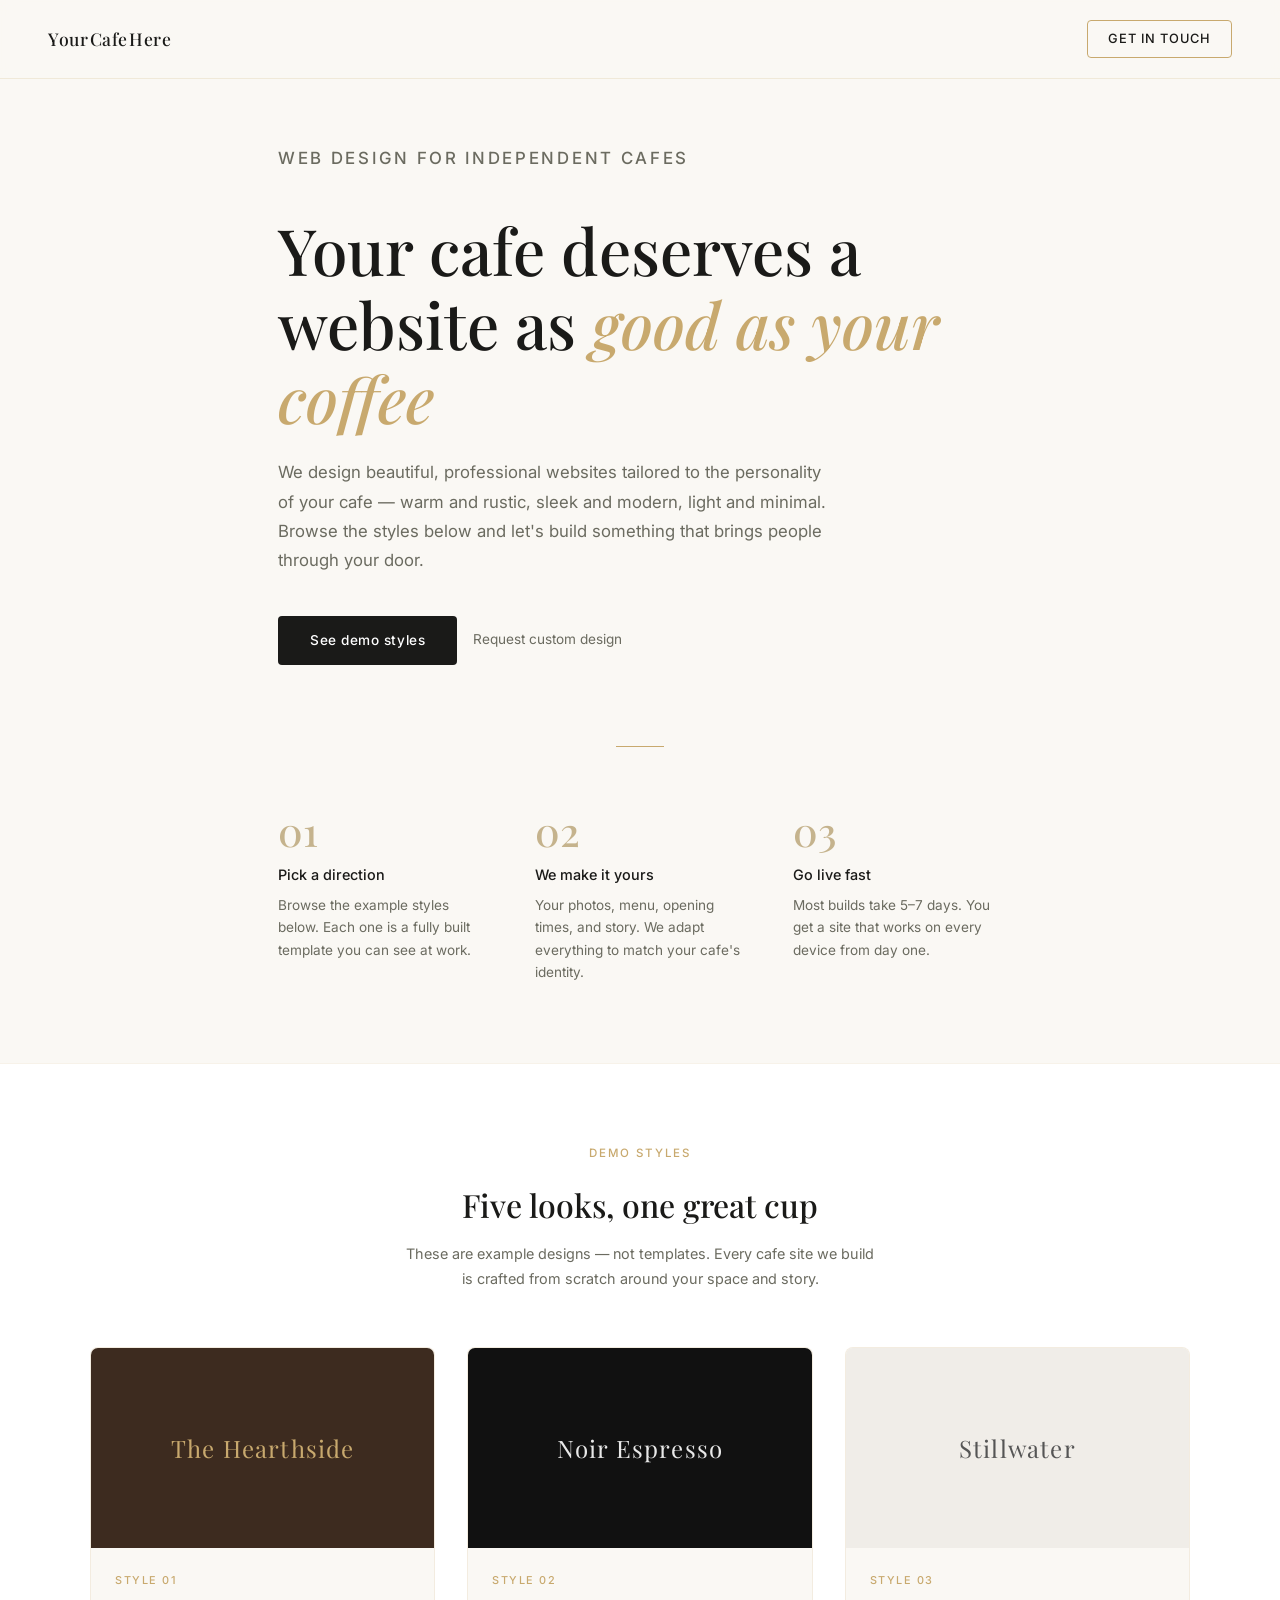
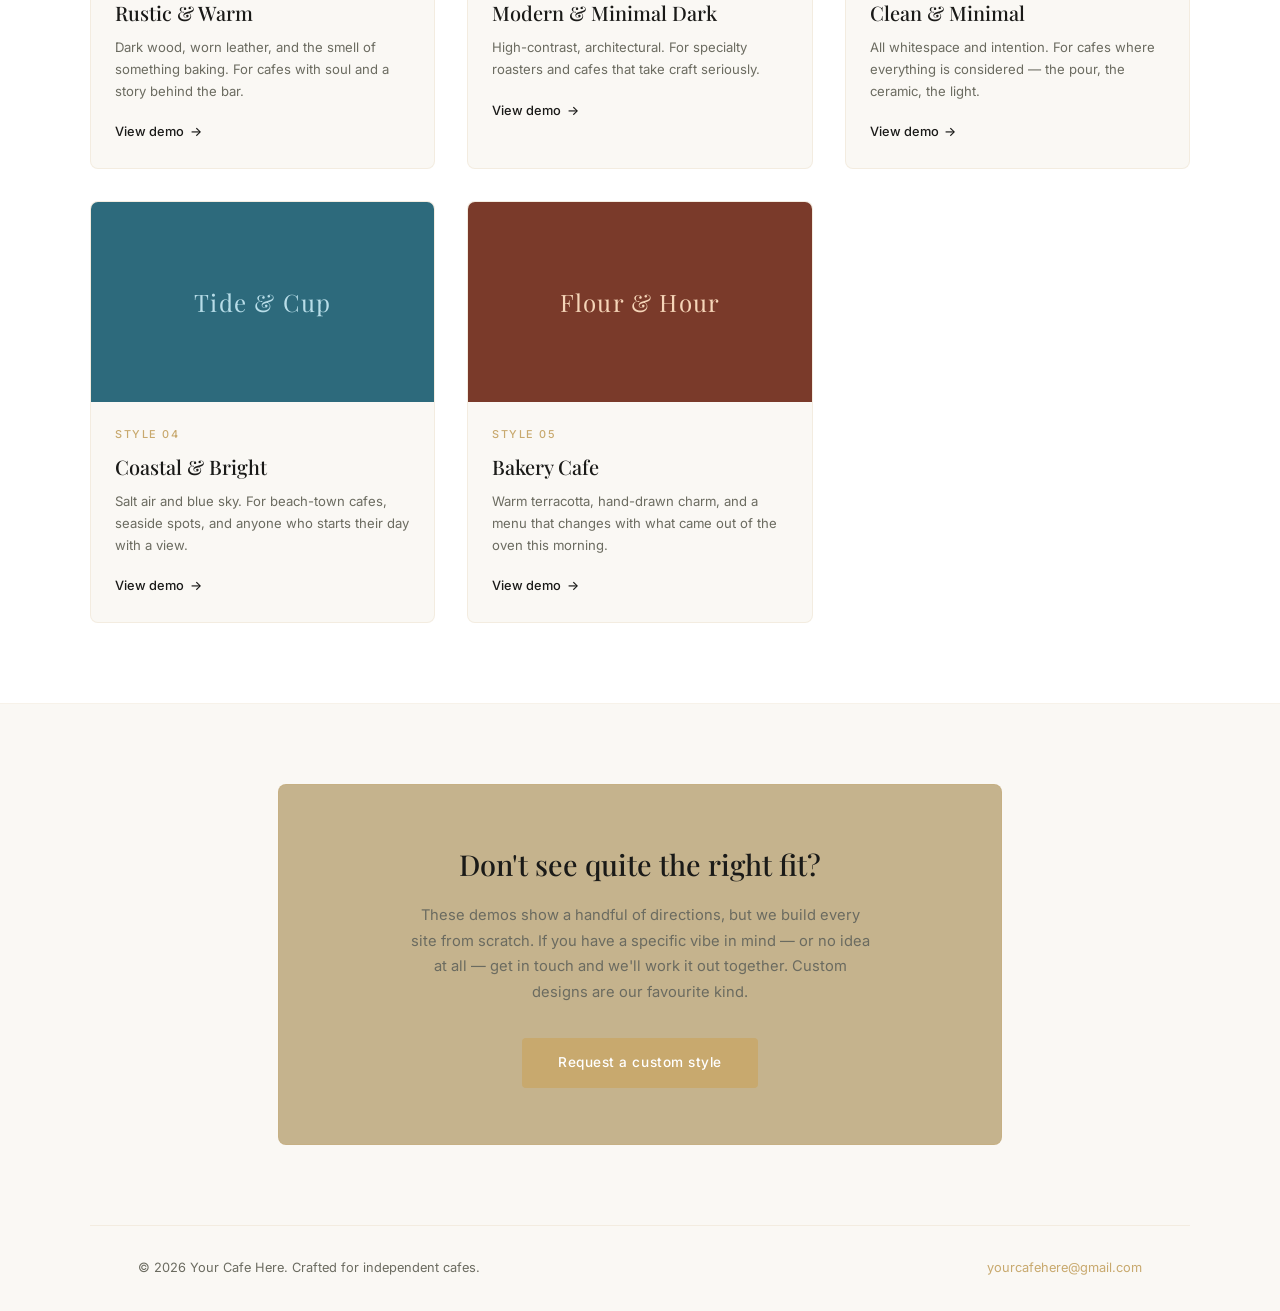
<file: index.html>
﻿<!DOCTYPE html>
<html lang="en">
<head>
<meta charset="UTF-8">
<meta name="viewport" content="width=device-width, initial-scale=1.0">
<title>Cafe Websites — Portfolio</title>
<link rel="preconnect" href="https://fonts.googleapis.com">
<link href="https://fonts.googleapis.com/css2?family=Playfair+Display:wght@400;500;600&family=Inter:wght@300;400;500&display=swap" rel="stylesheet">
<style>
  *, *::before, *::after { box-sizing: border-box; margin: 0; padding: 0; }

  :root {
    --ink: #1a1a18;
    --muted: #6b6b60;
    --warm: #c8a96e;
    --warm-light: #c5b38d;
    --surface: #faf8f4;
    --white: #ffffff;
    --radius: 4px;
  }

  body {
    font-family: 'Inter', sans-serif;
    background: var(--surface);
    color: var(--ink);
    line-height: 1.6;
  }

  /* NAV */
  nav {
    position: fixed;
    top: 0; left: 0; right: 0;
    z-index: 100;
    display: flex;
    align-items: center;
    justify-content: space-between;
    padding: 1.25rem 3rem;
    background: rgba(250,248,244,0.92);
    backdrop-filter: blur(8px);
    border-bottom: 1px solid rgba(200,169,110,0.2);
  }
  .nav-logo {
    font-family: 'Playfair Display', serif;
    font-size: 1.1rem;
    font-weight: 500;
    letter-spacing: 0.03em;
    color: var(--ink);
    text-decoration: none;
  }
  .nav-cta {
    font-size: 0.8rem;
    font-weight: 500;
    letter-spacing: 0.08em;
    text-transform: uppercase;
    color: var(--ink);
    border: 1px solid var(--warm);
    padding: 0.5rem 1.25rem;
    text-decoration: none;
    border-radius: var(--radius);
    transition: background 0.2s, color 0.2s;
  }
  .nav-cta:hover { background: var(--warm); color: #fff; }

  /* HERO */
  .hero {
    padding: 9rem 3rem 5rem;
    max-width: 820px;
    margin: 0 auto;
  }
  .hero-eyebrow {
    font-size: 0.72rem;
    letter-spacing: 0.16em;
    text-transform: uppercase;
    color: var(--warm);
    font-weight: 500;
    margin-bottom: 1.5rem;
  }
  .hero h1 {
    font-family: 'Playfair Display', serif;
    font-size: clamp(2.6rem, 5vw, 4rem);
    font-weight: 500;
    line-height: 1.15;
    color: var(--ink);
    margin-bottom: 1.5rem;
  }
  .hero h1 em {
    font-style: italic;
    color: var(--warm);
  }
  .hero p {
    font-size: 1.05rem;
    color: var(--muted);
    max-width: 560px;
    line-height: 1.75;
    margin-bottom: 2.5rem;
  }
  .hero-actions {
    display: flex;
    gap: 1rem;
    flex-wrap: wrap;
    align-items: center;
  }
  .btn-primary {
    background: var(--ink);
    color: #fff;
    padding: 0.85rem 2rem;
    border-radius: var(--radius);
    font-size: 0.85rem;
    font-weight: 500;
    letter-spacing: 0.04em;
    text-decoration: none;
    transition: background 0.2s;
  }
  .btn-primary:hover { background: #333; }
  .btn-ghost {
    color: var(--muted);
    font-size: 0.85rem;
    font-weight: 400;
    text-decoration: none;
    padding: 0.85rem 0;
    border-bottom: 1px solid transparent;
    transition: border-color 0.2s, color 0.2s;
  }
  .btn-ghost:hover { color: var(--ink); border-bottom-color: var(--warm); }

  /* DIVIDER */
  .divider {
    width: 48px;
    height: 1px;
    background: var(--warm);
    margin: 0 auto 4rem;
  }

  /* HOW IT WORKS */
  .how {
    max-width: 820px;
    margin: 0 auto;
    padding: 0 3rem 5rem;
    display: grid;
    grid-template-columns: repeat(auto-fit, minmax(200px, 1fr));
    gap: 3rem;
  }
  .how-item {}
  .how-num {
    font-family: 'Playfair Display', serif;
    font-size: 2.5rem;
    color: var(--warm-light);
    font-weight: 500;
    line-height: 1;
    margin-bottom: 0.75rem;
  }
  .how-title {
    font-size: 0.9rem;
    font-weight: 500;
    color: var(--ink);
    margin-bottom: 0.5rem;
  }
  .how-desc {
    font-size: 0.85rem;
    color: var(--muted);
    line-height: 1.65;
  }

  /* DEMOS SECTION */
  .demos-section {
    background: var(--white);
    border-top: 1px solid rgba(200,169,110,0.15);
    border-bottom: 1px solid rgba(200,169,110,0.15);
    padding: 5rem 3rem;
  }
  .demos-inner { max-width: 1100px; margin: 0 auto; }
  .section-label {
    text-align: center;
    font-size: 0.72rem;
    letter-spacing: 0.16em;
    text-transform: uppercase;
    color: var(--warm);
    font-weight: 500;
    margin-bottom: 1rem;
  }
  .section-title {
    font-family: 'Playfair Display', serif;
    font-size: 2rem;
    font-weight: 500;
    text-align: center;
    margin-bottom: 0.75rem;
    color: var(--ink);
  }
  .section-sub {
    text-align: center;
    color: var(--muted);
    font-size: 0.9rem;
    max-width: 480px;
    margin: 0 auto 3.5rem;
    line-height: 1.7;
  }

  /* STYLE GRID */
  .style-grid {
    display: grid;
    grid-template-columns: repeat(auto-fit, minmax(300px, 1fr));
    gap: 2rem;
  }
  .style-card {
    text-decoration: none;
    color: inherit;
    display: block;
    background: var(--surface);
    border-radius: 8px;
    overflow: hidden;
    border: 1px solid rgba(200,169,110,0.15);
    transition: transform 0.2s, box-shadow 0.2s;
  }
  .style-card:hover {
    transform: translateY(-4px);
    box-shadow: 0 12px 40px rgba(0,0,0,0.08);
  }
  .card-thumb {
    height: 200px;
    overflow: hidden;
    position: relative;
  }
  .card-thumb img {
    width: 100%;
    height: 100%;
    object-fit: cover;
    transition: transform 0.4s;
  }
  .style-card:hover .card-thumb img { transform: scale(1.04); }
  .card-thumb-fallback {
    width: 100%;
    height: 100%;
    display: flex;
    align-items: center;
    justify-content: center;
    font-family: 'Playfair Display', serif;
    font-size: 1.5rem;
    font-weight: 400;
    letter-spacing: 0.05em;
  }
  .card-body { padding: 1.5rem; }
  .card-tag {
    font-size: 0.68rem;
    font-weight: 500;
    letter-spacing: 0.14em;
    text-transform: uppercase;
    color: var(--warm);
    margin-bottom: 0.5rem;
  }
  .card-title {
    font-family: 'Playfair Display', serif;
    font-size: 1.25rem;
    font-weight: 500;
    color: var(--ink);
    margin-bottom: 0.5rem;
  }
  .card-desc {
    font-size: 0.82rem;
    color: var(--muted);
    line-height: 1.65;
    margin-bottom: 1rem;
  }
  .card-link {
    font-size: 0.8rem;
    font-weight: 500;
    color: var(--ink);
    display: inline-flex;
    align-items: center;
    gap: 0.35rem;
  }
  .card-link::after { content: '→'; transition: transform 0.2s; }
  .style-card:hover .card-link::after { transform: translateX(4px); }

  /* CUSTOM CTA */
  .custom-section {
    max-width: 820px;
    margin: 0 auto;
    padding: 5rem 3rem;
    text-align: center;
  }
  .custom-box {
    background: var(--warm-light);
    border: 1px solid rgba(200,169,110,0.3);
    border-radius: 8px;
    padding: 3.5rem;
  }
  .custom-box h2 {
    font-family: 'Playfair Display', serif;
    font-size: 1.8rem;
    font-weight: 500;
    margin-bottom: 1rem;
    color: var(--ink);
  }
  .custom-box p {
    color: var(--muted);
    font-size: 0.92rem;
    line-height: 1.75;
    max-width: 460px;
    margin: 0 auto 2rem;
  }
  .btn-warm {
    background: var(--warm);
    color: #fff;
    padding: 0.9rem 2.25rem;
    border-radius: var(--radius);
    font-size: 0.85rem;
    font-weight: 500;
    letter-spacing: 0.04em;
    text-decoration: none;
    display: inline-block;
    transition: background 0.2s;
  }
  .btn-warm:hover { background: #b8944f; }

  /* FOOTER */
  footer {
    border-top: 1px solid rgba(200,169,110,0.15);
    padding: 2rem 3rem;
    display: flex;
    justify-content: space-between;
    align-items: center;
    flex-wrap: wrap;
    gap: 1rem;
    max-width: 1100px;
    margin: 0 auto;
  }
  footer p { font-size: 0.8rem; color: var(--muted); }
  footer a { font-size: 0.8rem; color: var(--warm); text-decoration: none; }

  /* Thumb colors per style */
  .thumb-rustic { background: #3d2b1f; color: #c8a96e; }
  .thumb-modern { background: #111; color: #e8e8e8; }
  .thumb-minimal { background: #f0ede8; color: #555; }
  .thumb-coastal { background: #2d6a7c; color: #b8dde8; }
  .thumb-bakery { background: #7a3a2a; color: #f5d5b8; }

  @media (max-width: 640px) {
    nav { padding: 1rem 1.5rem; }
    .hero { padding: 7rem 1.5rem 4rem; }
    .how { padding: 0 1.5rem 4rem; }
    .demos-section { padding: 4rem 1.5rem; }
    .custom-section { padding: 4rem 1.5rem; }
    footer { padding: 2rem 1.5rem; }
    .custom-box { padding: 2.5rem 1.5rem; }
  }
</style>
</head>
<body>

<nav>
  <a href="index.html" class="nav-logo">Your&thinsp;Cafe&thinsp;Here</a>
  <a href="mailto:yourcafehere@gmail.com" class="nav-cta">Get in touch</a>
</nav>

<section class="hero">
  <p class="hero-eyebrow">Web design for independent cafes</p>
  <h1>Your cafe deserves a website as <em>good as your coffee</em></h1>
  <p>We design beautiful, professional websites tailored to the personality of your cafe — warm and rustic, sleek and modern, light and minimal. Browse the styles below and let's build something that brings people through your door.</p>
  <div class="hero-actions">
    <a href="#demos" class="btn-primary">See demo styles</a>
    <a href="#custom" class="btn-ghost">Request custom design</a>
  </div>
</section>

<div class="divider"></div>

<div class="how">
  <div class="how-item">
    <div class="how-num">01</div>
    <div class="how-title">Pick a direction</div>
    <div class="how-desc">Browse the example styles below. Each one is a fully built template you can see at work.</div>
  </div>
  <div class="how-item">
    <div class="how-num">02</div>
    <div class="how-title">We make it yours</div>
    <div class="how-desc">Your photos, menu, opening times, and story. We adapt everything to match your cafe's identity.</div>
  </div>
  <div class="how-item">
    <div class="how-num">03</div>
    <div class="how-title">Go live fast</div>
    <div class="how-desc">Most builds take 5–7 days. You get a site that works on every device from day one.</div>
  </div>
</div>

<section class="demos-section" id="demos">
  <div class="demos-inner">
    <p class="section-label">Demo styles</p>
    <h2 class="section-title">Five looks, one great cup</h2>
    <p class="section-sub">These are example designs — not templates. Every cafe site we build is crafted from scratch around your space and story.</p>

    <div class="style-grid">

      <a href="rustic.html" class="style-card">
        <div class="card-thumb">
          <div class="card-thumb-fallback thumb-rustic">The Hearthside</div>
        </div>
        <div class="card-body">
          <p class="card-tag">Style 01</p>
          <h3 class="card-title">Rustic &amp; Warm</h3>
          <p class="card-desc">Dark wood, worn leather, and the smell of something baking. For cafes with soul and a story behind the bar.</p>
          <span class="card-link">View demo</span>
        </div>
      </a>

      <a href="modern.html" class="style-card">
        <div class="card-thumb">
          <div class="card-thumb-fallback thumb-modern">Noir Espresso</div>
        </div>
        <div class="card-body">
          <p class="card-tag">Style 02</p>
          <h3 class="card-title">Modern &amp; Minimal Dark</h3>
          <p class="card-desc">High-contrast, architectural. For specialty roasters and cafes that take craft seriously.</p>
          <span class="card-link">View demo</span>
        </div>
      </a>

      <a href="minimal.html" class="style-card">
        <div class="card-thumb">
          <div class="card-thumb-fallback thumb-minimal">Stillwater</div>
        </div>
        <div class="card-body">
          <p class="card-tag">Style 03</p>
          <h3 class="card-title">Clean &amp; Minimal</h3>
          <p class="card-desc">All whitespace and intention. For cafes where everything is considered — the pour, the ceramic, the light.</p>
          <span class="card-link">View demo</span>
        </div>
      </a>

      <a href="coastal.html" class="style-card">
        <div class="card-thumb">
          <div class="card-thumb-fallback thumb-coastal">Tide &amp; Cup</div>
        </div>
        <div class="card-body">
          <p class="card-tag">Style 04</p>
          <h3 class="card-title">Coastal &amp; Bright</h3>
          <p class="card-desc">Salt air and blue sky. For beach-town cafes, seaside spots, and anyone who starts their day with a view.</p>
          <span class="card-link">View demo</span>
        </div>
      </a>

      <a href="bakery.html" class="style-card">
        <div class="card-thumb">
          <div class="card-thumb-fallback thumb-bakery">Flour &amp; Hour</div>
        </div>
        <div class="card-body">
          <p class="card-tag">Style 05</p>
          <h3 class="card-title">Bakery Cafe</h3>
          <p class="card-desc">Warm terracotta, hand-drawn charm, and a menu that changes with what came out of the oven this morning.</p>
          <span class="card-link">View demo</span>
        </div>
      </a>

    </div>
  </div>
</section>

<section class="custom-section" id="custom">
  <div class="custom-box">
    <h2>Don't see quite the right fit?</h2>
    <p>These demos show a handful of directions, but we build every site from scratch. If you have a specific vibe in mind — or no idea at all — get in touch and we'll work it out together. Custom designs are our favourite kind.</p>
    <a href="mailto:yourcafehere@gmail.com" class="btn-warm">Request a custom style</a>
  </div>
</section>

<footer>
  <p>&copy; 2026 Your Cafe Here. Crafted for independent cafes.</p>
  <a href="mailto:yourcafehere@gmail.com">yourcafehere@gmail.com</a>
</footer>

</body>
</html>
</file>
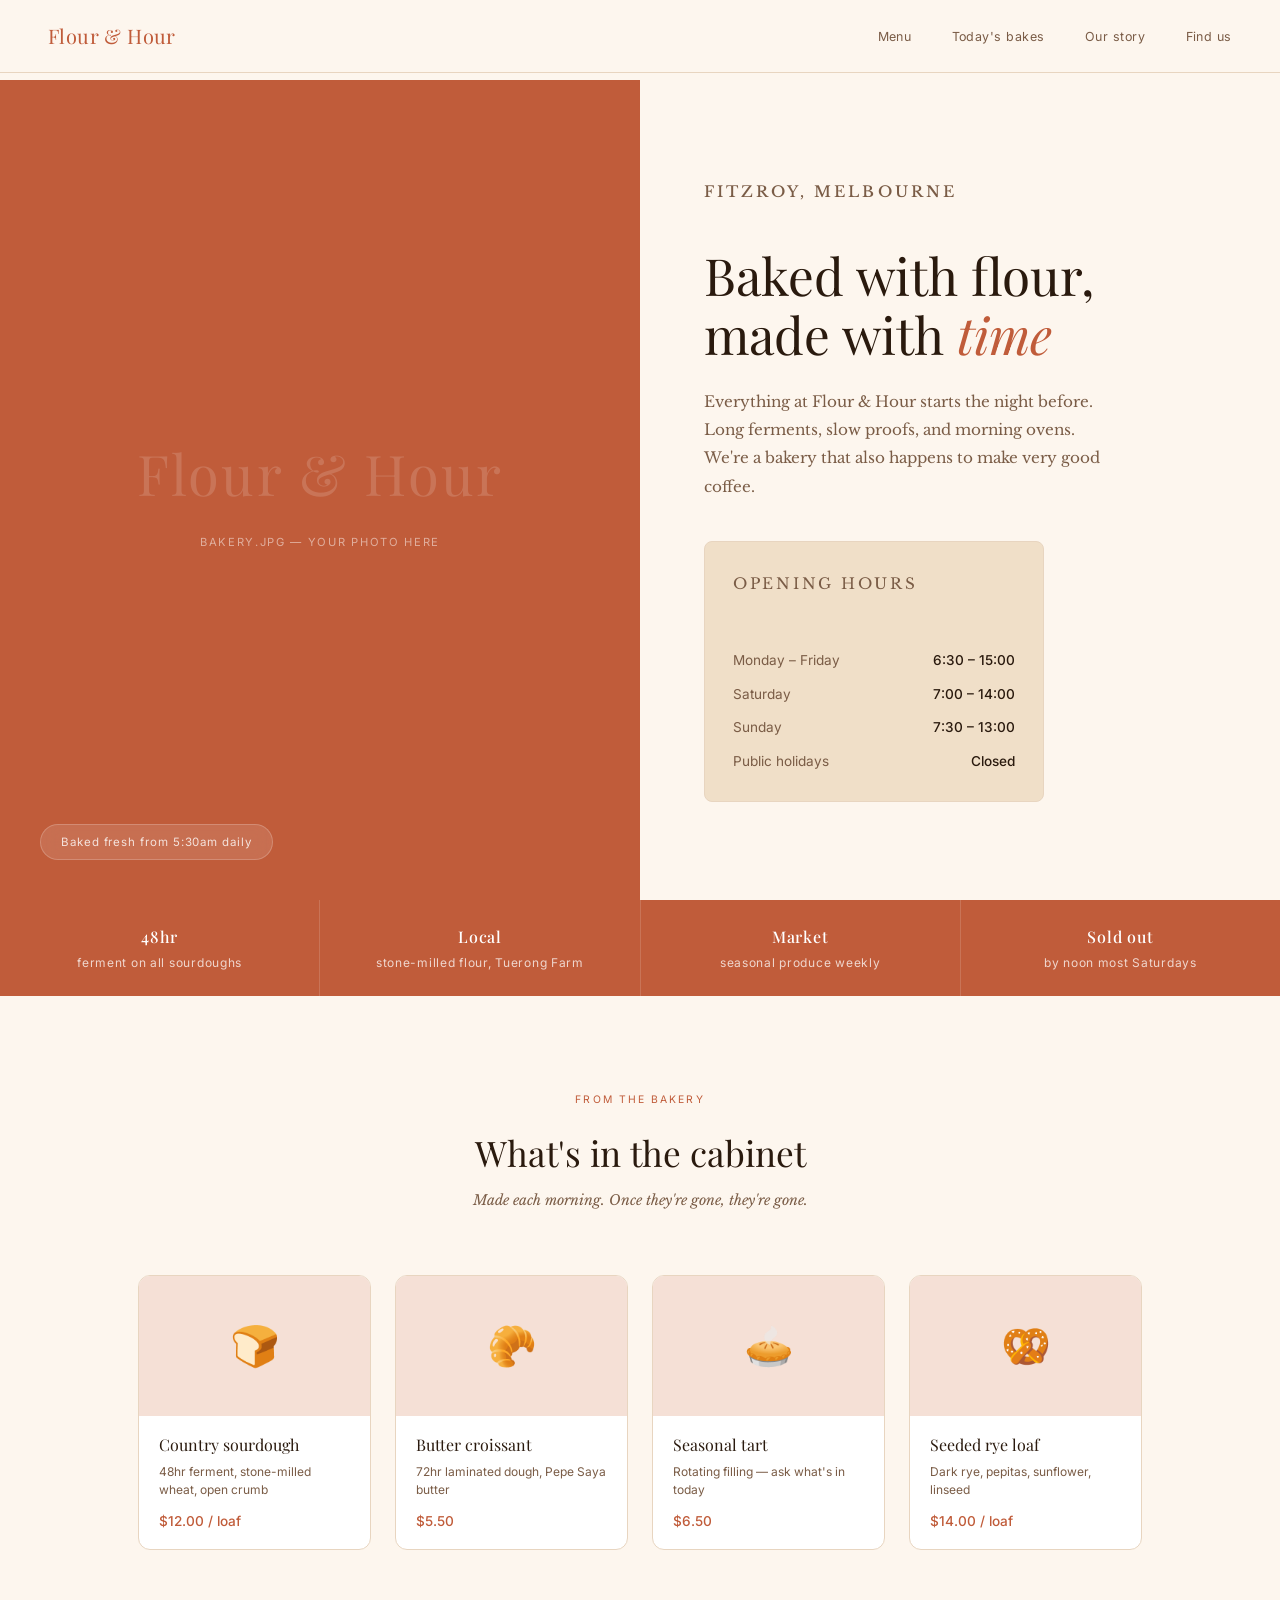
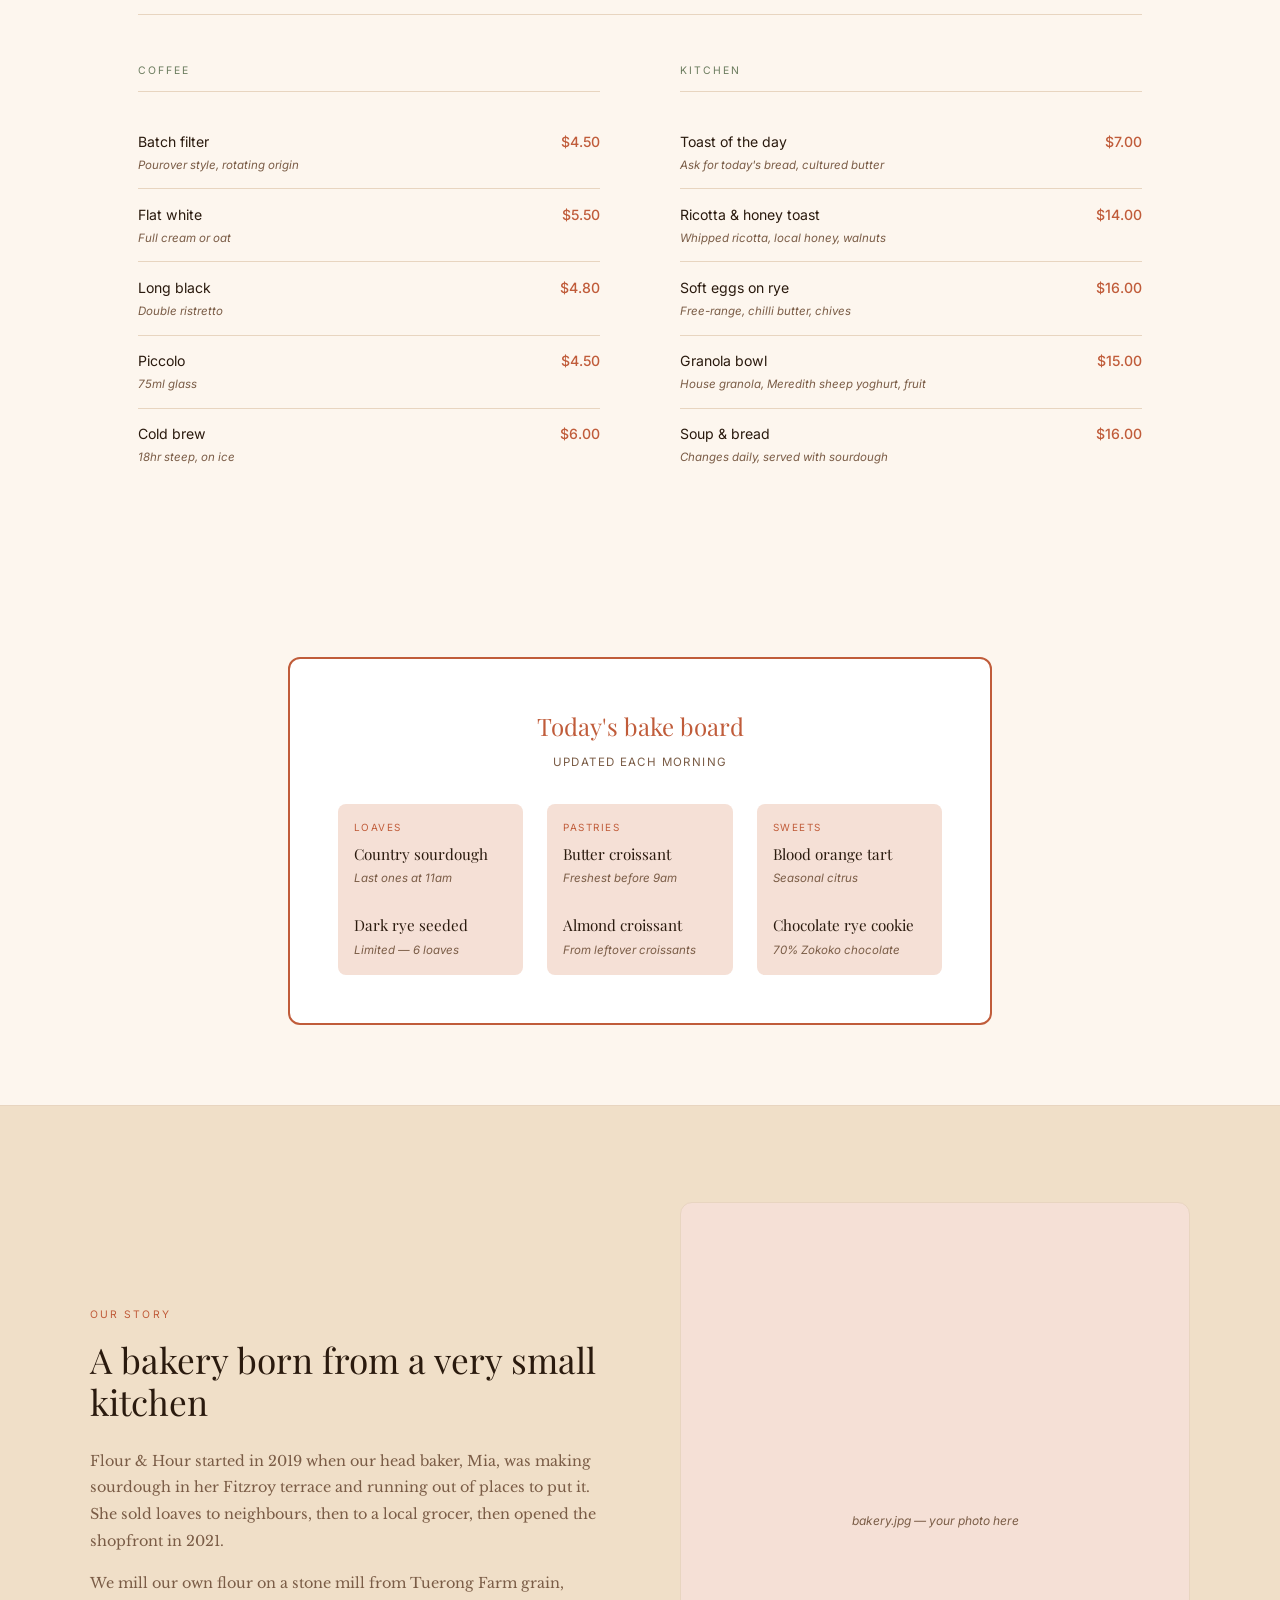
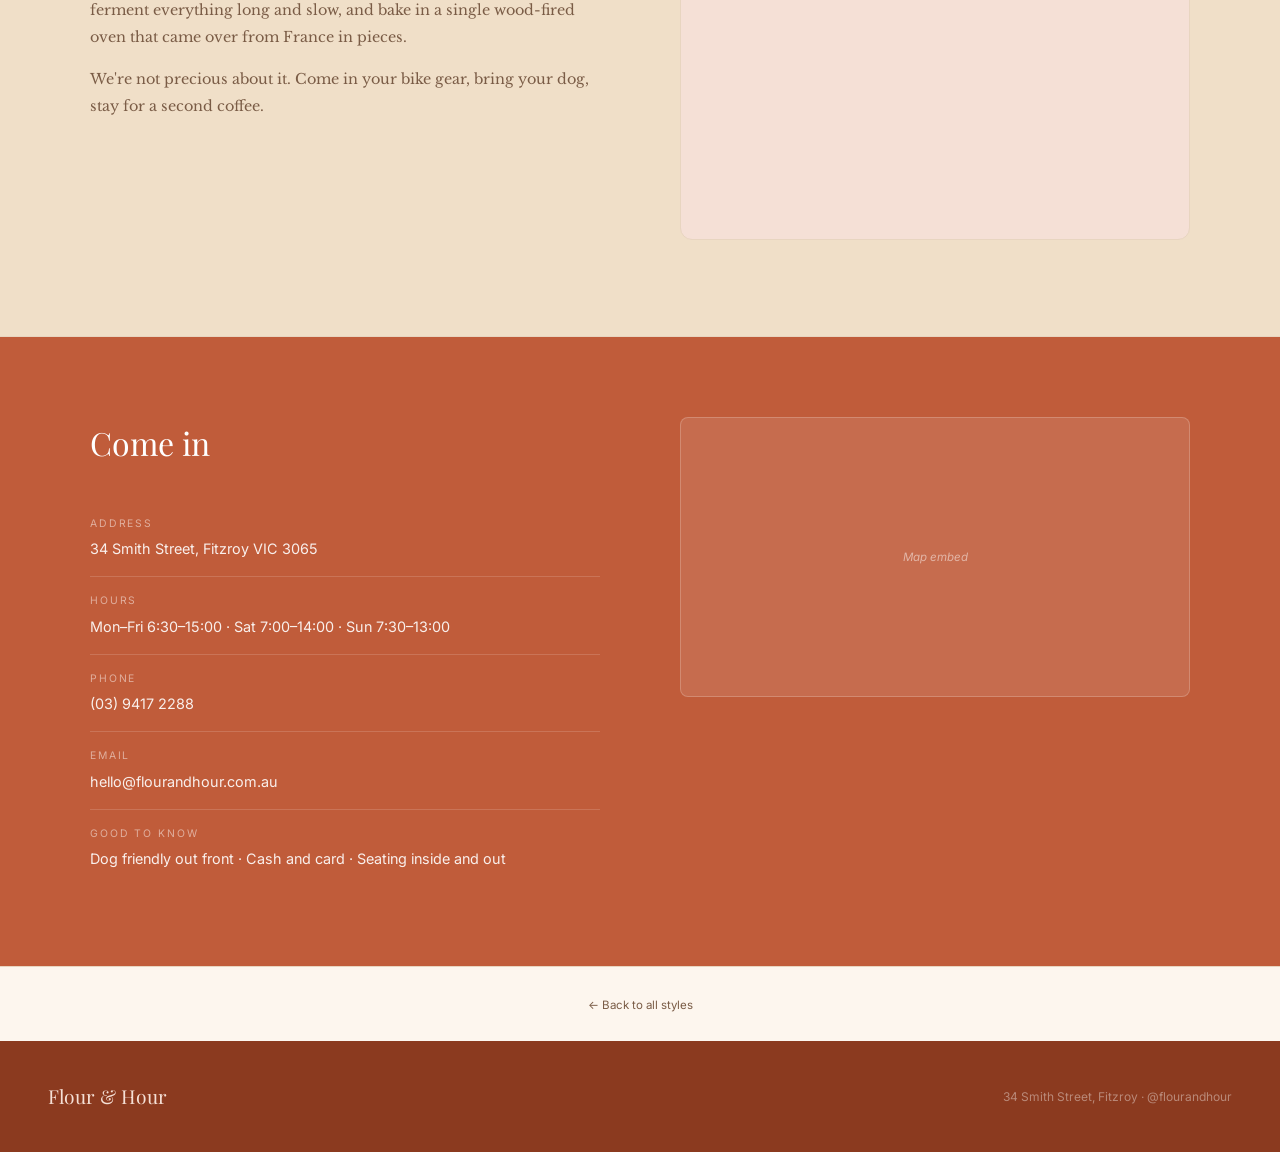
<file: bakery.html>
﻿<!DOCTYPE html>
<html lang="en">
<head>
<meta charset="UTF-8">
<meta name="viewport" content="width=device-width, initial-scale=1.0">
<title>Flour &amp; Hour — Bakery Cafe Demo</title>
<link rel="preconnect" href="https://fonts.googleapis.com">
<link href="https://fonts.googleapis.com/css2?family=Playfair+Display:ital,wght@0,400;0,500;1,400&family=Libre+Baskerville:ital,wght@0,400;1,400&family=Inter:wght@300;400;500&display=swap" rel="stylesheet">
<style>
  *, *::before, *::after { box-sizing: border-box; margin: 0; padding: 0; }
  :root {
    --bg: #fdf6ee;
    --white: #ffffff;
    --terra: #c05c3a;
    --terra-light: #e07a56;
    --terra-pale: #f5e0d6;
    --rust: #8b3a1f;
    --dough: #f0dfc8;
    --ink: #2a1a0e;
    --muted: #7a5c46;
    --warm-line: #e8d5c0;
    --sage: #6b7c5e;
  }
  html { scroll-behavior: smooth; }
  body {
    font-family: 'Inter', sans-serif;
    background: var(--bg);
    color: var(--ink);
    line-height: 1.6;
  }

  /* NAV */
  nav {
    position: fixed; top: 0; left: 0; right: 0; z-index: 100;
    display: flex; align-items: center; justify-content: space-between;
    padding: 1.25rem 3rem;
    background: rgba(253,246,238,0.94);
    backdrop-filter: blur(8px);
    border-bottom: 1px solid var(--warm-line);
  }
  .nav-logo {
    font-family: 'Playfair Display', serif;
    font-size: 1.25rem;
    font-weight: 400;
    color: var(--terra);
    text-decoration: none;
    letter-spacing: 0.02em;
  }
  .nav-links { display: flex; gap: 2.5rem; list-style: none; }
  .nav-links a {
    font-size: 0.78rem; font-weight: 400; color: var(--muted);
    text-decoration: none; transition: color 0.2s; letter-spacing: 0.04em;
  }
  .nav-links a:hover { color: var(--terra); }

  /* HERO — split layout */
  .hero {
    display: grid;
    grid-template-columns: 1fr 1fr;
    min-height: 100vh;
    padding-top: 5rem;
  }
  .hero-left {
    background: var(--terra);
    display: flex; align-items: center; justify-content: center;
    overflow: hidden;
    position: relative;
  }
  .hero-left img { width: 100%; height: 100%; object-fit: cover; }
  .hero-left-ph {
    display: flex; flex-direction: column; align-items: center; justify-content: center;
    gap: 1rem; padding: 3rem; text-align: center;
  }
  .hero-left-ph .ph-name {
    font-family: 'Playfair Display', serif;
    font-size: 3.5rem;
    font-weight: 400;
    color: rgba(255,255,255,0.15);
    letter-spacing: 0.04em;
  }
  .hero-left-ph .ph-label {
    font-size: 0.7rem;
    color: rgba(255,255,255,0.5);
    letter-spacing: 0.15em;
    text-transform: uppercase;
  }
  .hero-badge {
    position: absolute;
    bottom: 2.5rem; left: 2.5rem;
    background: rgba(255,255,255,0.12);
    backdrop-filter: blur(8px);
    border: 1px solid rgba(255,255,255,0.2);
    border-radius: 100px;
    padding: 0.5rem 1.25rem;
    font-size: 0.72rem;
    color: rgba(255,255,255,0.8);
    letter-spacing: 0.08em;
  }

  .hero-right {
    display: flex; flex-direction: column; justify-content: center;
    padding: 5rem 4rem;
  }
  .hero-tag {
    font-size: 0.65rem;
    letter-spacing: 0.2em;
    text-transform: uppercase;
    color: var(--terra);
    font-weight: 500;
    margin-bottom: 1.5rem;
  }
  .hero-right h1 {
    font-family: 'Playfair Display', serif;
    font-size: clamp(2.4rem, 4vw, 3.6rem);
    font-weight: 400;
    line-height: 1.15;
    color: var(--ink);
    margin-bottom: 1.5rem;
  }
  .hero-right h1 em { font-style: italic; color: var(--terra); }
  .hero-right p {
    font-family: 'Libre Baskerville', serif;
    font-size: 0.95rem;
    color: var(--muted);
    line-height: 1.85;
    margin-bottom: 2.5rem;
    max-width: 400px;
  }
  .hero-hours {
    display: flex; flex-direction: column; gap: 0.75rem;
    padding: 1.75rem;
    background: var(--dough);
    border-radius: 8px;
    border: 1px solid var(--warm-line);
    max-width: 340px;
  }
  .hours-title {
    font-size: 0.65rem;
    letter-spacing: 0.18em;
    text-transform: uppercase;
    color: var(--terra);
    margin-bottom: 0.25rem;
  }
  .hour-row { display: flex; justify-content: space-between; font-size: 0.85rem; }
  .hour-day { color: var(--muted); }
  .hour-time { color: var(--ink); font-weight: 500; }

  /* STRIP */
  .info-strip {
    background: var(--terra);
    display: flex;
    overflow: hidden;
  }
  .strip-item {
    flex: 1;
    padding: 1.5rem 2rem;
    text-align: center;
    border-right: 1px solid rgba(255,255,255,0.15);
    font-size: 0.75rem;
    color: rgba(255,255,255,0.75);
    letter-spacing: 0.06em;
  }
  .strip-item:last-child { border-right: 0; }
  .strip-item strong { display: block; font-size: 1rem; color: #fff; font-weight: 500; margin-bottom: 0.2rem; font-family: 'Playfair Display', serif; }

  /* MENU */
  .menu-section {
    padding: 6rem 3rem;
    max-width: 1100px;
    margin: 0 auto;
  }
  .menu-header {
    text-align: center;
    margin-bottom: 4rem;
  }
  .section-eyebrow {
    font-size: 0.65rem;
    letter-spacing: 0.2em;
    text-transform: uppercase;
    color: var(--terra);
    display: block;
    margin-bottom: 1rem;
  }
  .menu-header h2 {
    font-family: 'Playfair Display', serif;
    font-size: 2.2rem;
    font-weight: 400;
    color: var(--ink);
    margin-bottom: 0.5rem;
  }
  .menu-header p {
    font-family: 'Libre Baskerville', serif;
    font-size: 0.88rem;
    color: var(--muted);
    font-style: italic;
  }

  /* BAKED GOODS CARDS */
  .bakes-grid {
    display: grid;
    grid-template-columns: repeat(auto-fill, minmax(220px, 1fr));
    gap: 1.5rem;
    margin-bottom: 4rem;
  }
  .bake-card {
    background: var(--white);
    border: 1px solid var(--warm-line);
    border-radius: 12px;
    overflow: hidden;
    transition: transform 0.2s;
  }
  .bake-card:hover { transform: translateY(-3px); }
  .bake-img {
    height: 140px;
    background: var(--terra-pale);
    display: flex; align-items: center; justify-content: center;
    font-size: 2.5rem;
  }
  .bake-body { padding: 1rem 1.25rem; }
  .bake-name {
    font-family: 'Playfair Display', serif;
    font-size: 1rem;
    font-weight: 400;
    color: var(--ink);
    margin-bottom: 0.3rem;
  }
  .bake-desc { font-size: 0.75rem; color: var(--muted); line-height: 1.5; margin-bottom: 0.75rem; }
  .bake-price { font-size: 0.85rem; font-weight: 500; color: var(--terra); }

  /* MENU LISTS */
  .menu-lists {
    display: grid;
    grid-template-columns: 1fr 1fr;
    gap: 3rem 5rem;
    padding-top: 3rem;
    border-top: 1px solid var(--warm-line);
  }
  .ml-section {}
  .ml-title {
    font-size: 0.65rem;
    letter-spacing: 0.2em;
    text-transform: uppercase;
    color: var(--sage);
    border-bottom: 1px solid var(--warm-line);
    padding-bottom: 0.75rem;
    margin-bottom: 1.5rem;
  }
  .ml-item {
    display: flex;
    justify-content: space-between;
    align-items: baseline;
    padding: 0.9rem 0;
    border-bottom: 1px solid var(--warm-line);
    gap: 1rem;
  }
  .ml-item:last-child { border-bottom: 0; }
  .ml-name { font-size: 0.88rem; color: var(--ink); }
  .ml-sub { font-size: 0.72rem; color: var(--muted); margin-top: 0.15rem; font-style: italic; }
  .ml-price { font-size: 0.88rem; color: var(--terra); font-weight: 500; white-space: nowrap; }

  /* ABOUT */
  .about {
    background: var(--dough);
    border-top: 1px solid var(--warm-line);
    border-bottom: 1px solid var(--warm-line);
    padding: 6rem 3rem;
  }
  .about-inner {
    max-width: 1100px;
    margin: 0 auto;
    display: grid;
    grid-template-columns: 1fr 1fr;
    gap: 5rem;
    align-items: center;
  }
  .about-text h2 {
    font-family: 'Playfair Display', serif;
    font-size: 2.2rem;
    font-weight: 400;
    color: var(--ink);
    line-height: 1.2;
    margin-bottom: 1.5rem;
  }
  .about-text p {
    font-family: 'Libre Baskerville', serif;
    font-size: 0.9rem;
    color: var(--muted);
    line-height: 1.85;
    margin-bottom: 1rem;
  }
  .about-img {
    background: var(--terra-pale);
    border-radius: 12px;
    aspect-ratio: 4/5;
    display: flex; align-items: center; justify-content: center;
    border: 1px solid var(--warm-line);
    overflow: hidden;
  }
  .about-img img { width: 100%; height: 100%; object-fit: cover; border-radius: 12px; }
  .about-ph { font-size: 0.75rem; color: var(--muted); text-align: center; font-style: italic; padding: 2rem; }

  /* DAILY BOARD */
  .daily-board {
    padding: 5rem 3rem;
    max-width: 800px;
    margin: 0 auto;
    text-align: center;
  }
  .board-box {
    background: var(--white);
    border: 2px solid var(--terra);
    border-radius: 12px;
    padding: 3rem;
  }
  .board-title {
    font-family: 'Playfair Display', serif;
    font-size: 1.5rem;
    font-weight: 400;
    color: var(--terra);
    margin-bottom: 0.5rem;
  }
  .board-date {
    font-size: 0.72rem;
    letter-spacing: 0.12em;
    text-transform: uppercase;
    color: var(--muted);
    margin-bottom: 2rem;
  }
  .board-items {
    display: grid;
    grid-template-columns: 1fr 1fr 1fr;
    gap: 1.5rem;
    text-align: left;
  }
  .bi {
    padding: 1rem;
    background: var(--terra-pale);
    border-radius: 8px;
  }
  .bi-label { font-size: 0.62rem; letter-spacing: 0.15em; text-transform: uppercase; color: var(--terra); margin-bottom: 0.4rem; }
  .bi-item { font-family: 'Playfair Display', serif; font-size: 0.95rem; color: var(--ink); margin-bottom: 0.2rem; }
  .bi-note { font-size: 0.72rem; color: var(--muted); font-style: italic; }

  /* VISIT */
  .visit {
    background: var(--terra);
    padding: 5rem 3rem;
  }
  .visit-inner {
    max-width: 1100px;
    margin: 0 auto;
    display: grid;
    grid-template-columns: 1fr 1fr;
    gap: 5rem;
    align-items: start;
  }
  .visit h2 {
    font-family: 'Playfair Display', serif;
    font-size: 2rem;
    font-weight: 400;
    color: #fff;
    margin-bottom: 2rem;
  }
  .v-item { padding: 1rem 0; border-bottom: 1px solid rgba(255,255,255,0.15); }
  .v-item:last-child { border-bottom: 0; }
  .v-label { font-size: 0.65rem; letter-spacing: 0.18em; text-transform: uppercase; color: rgba(255,255,255,0.5); margin-bottom: 0.3rem; }
  .v-val { font-size: 0.9rem; color: rgba(255,255,255,0.9); }
  .map-terra {
    background: rgba(255,255,255,0.1);
    border: 1px solid rgba(255,255,255,0.2);
    border-radius: 8px;
    height: 280px;
    display: flex; align-items: center; justify-content: center;
  }
  .map-terra span { font-size: 0.72rem; color: rgba(255,255,255,0.5); font-style: italic; }

  /* BACK */
  .back-bar {
    border-top: 1px solid var(--warm-line);
    padding: 1.5rem;
    text-align: center;
    background: var(--bg);
  }
  .back-bar a { font-size: 0.72rem; color: var(--muted); text-decoration: none; }
  .back-bar a:hover { color: var(--terra); }
  .back-bar a::before { content: '← '; }

  /* FOOTER */
  footer {
    background: var(--rust);
    padding: 2.5rem 3rem;
    display: flex; justify-content: space-between; align-items: center; flex-wrap: wrap; gap: 1rem;
  }
  footer .logo { font-family: 'Playfair Display', serif; font-size: 1.2rem; color: var(--terra-pale); }
  footer p { font-size: 0.75rem; color: rgba(255,255,255,0.4); }

  @media (max-width: 768px) {
    nav { padding: 1rem 1.5rem; }
    .nav-links { display: none; }
    .hero { grid-template-columns: 1fr; min-height: auto; }
    .hero-left { min-height: 300px; }
    .hero-right { padding: 3rem 1.5rem; }
    .menu-section { padding: 4rem 1.5rem; }
    .menu-lists { grid-template-columns: 1fr; gap: 2rem; }
    .bakes-grid { grid-template-columns: 1fr 1fr; }
    .about { padding: 4rem 1.5rem; }
    .about-inner { grid-template-columns: 1fr; gap: 3rem; }
    .board-items { grid-template-columns: 1fr; }
    .visit { padding: 4rem 1.5rem; }
    .visit-inner { grid-template-columns: 1fr; gap: 3rem; }
    footer { padding: 2rem 1.5rem; }
  }
</style>
</head>
<body>

<nav>
  <a href="index.html" class="nav-logo">Flour &amp; Hour</a>
  <ul class="nav-links">
    <li><a href="#menu">Menu</a></li>
    <li><a href="#daily">Today's bakes</a></li>
    <li><a href="#about">Our story</a></li>
    <li><a href="#visit">Find us</a></li>
  </ul>
</nav>

<section class="hero">
  <div class="hero-left">
    <div class="hero-left-ph">
      <div class="ph-name">Flour &amp; Hour</div>
      <div class="ph-label">bakery.jpg — your photo here</div>
    </div>
    <div class="hero-badge">Baked fresh from 5:30am daily</div>
  </div>
  <div class="hero-right">
    <p class="hero-tag">Fitzroy, Melbourne</p>
    <h1>Baked with flour,<br>made with <em>time</em></h1>
    <p>Everything at Flour &amp; Hour starts the night before. Long ferments, slow proofs, and morning ovens. We're a bakery that also happens to make very good coffee.</p>
    <div class="hero-hours">
      <p class="hours-title">Opening hours</p>
      <div class="hour-row"><span class="hour-day">Monday – Friday</span><span class="hour-time">6:30 – 15:00</span></div>
      <div class="hour-row"><span class="hour-day">Saturday</span><span class="hour-time">7:00 – 14:00</span></div>
      <div class="hour-row"><span class="hour-day">Sunday</span><span class="hour-time">7:30 – 13:00</span></div>
      <div class="hour-row"><span class="hour-day">Public holidays</span><span class="hour-time">Closed</span></div>
    </div>
  </div>
</section>

<div class="info-strip">
  <div class="strip-item"><strong>48hr</strong> ferment on all sourdoughs</div>
  <div class="strip-item"><strong>Local</strong> stone-milled flour, Tuerong Farm</div>
  <div class="strip-item"><strong>Market</strong> seasonal produce weekly</div>
  <div class="strip-item"><strong>Sold out</strong> by noon most Saturdays</div>
</div>

<section class="menu-section" id="menu">
  <div class="menu-header">
    <span class="section-eyebrow">From the bakery</span>
    <h2>What's in the cabinet</h2>
    <p>Made each morning. Once they're gone, they're gone.</p>
  </div>

  <div class="bakes-grid">
    <div class="bake-card">
      <div class="bake-img">🍞</div>
      <div class="bake-body">
        <div class="bake-name">Country sourdough</div>
        <div class="bake-desc">48hr ferment, stone-milled wheat, open crumb</div>
        <div class="bake-price">$12.00 / loaf</div>
      </div>
    </div>
    <div class="bake-card">
      <div class="bake-img">🥐</div>
      <div class="bake-body">
        <div class="bake-name">Butter croissant</div>
        <div class="bake-desc">72hr laminated dough, Pepe Saya butter</div>
        <div class="bake-price">$5.50</div>
      </div>
    </div>
    <div class="bake-card">
      <div class="bake-img">🥧</div>
      <div class="bake-body">
        <div class="bake-name">Seasonal tart</div>
        <div class="bake-desc">Rotating filling — ask what's in today</div>
        <div class="bake-price">$6.50</div>
      </div>
    </div>
    <div class="bake-card">
      <div class="bake-img">🥨</div>
      <div class="bake-body">
        <div class="bake-name">Seeded rye loaf</div>
        <div class="bake-desc">Dark rye, pepitas, sunflower, linseed</div>
        <div class="bake-price">$14.00 / loaf</div>
      </div>
    </div>
  </div>

  <div class="menu-lists" id="menu">
    <div class="ml-section">
      <div class="ml-title">Coffee</div>
      <div class="ml-item">
        <div><div class="ml-name">Batch filter</div><div class="ml-sub">Pourover style, rotating origin</div></div>
        <div class="ml-price">$4.50</div>
      </div>
      <div class="ml-item">
        <div><div class="ml-name">Flat white</div><div class="ml-sub">Full cream or oat</div></div>
        <div class="ml-price">$5.50</div>
      </div>
      <div class="ml-item">
        <div><div class="ml-name">Long black</div><div class="ml-sub">Double ristretto</div></div>
        <div class="ml-price">$4.80</div>
      </div>
      <div class="ml-item">
        <div><div class="ml-name">Piccolo</div><div class="ml-sub">75ml glass</div></div>
        <div class="ml-price">$4.50</div>
      </div>
      <div class="ml-item">
        <div><div class="ml-name">Cold brew</div><div class="ml-sub">18hr steep, on ice</div></div>
        <div class="ml-price">$6.00</div>
      </div>
    </div>
    <div class="ml-section">
      <div class="ml-title">Kitchen</div>
      <div class="ml-item">
        <div><div class="ml-name">Toast of the day</div><div class="ml-sub">Ask for today's bread, cultured butter</div></div>
        <div class="ml-price">$7.00</div>
      </div>
      <div class="ml-item">
        <div><div class="ml-name">Ricotta &amp; honey toast</div><div class="ml-sub">Whipped ricotta, local honey, walnuts</div></div>
        <div class="ml-price">$14.00</div>
      </div>
      <div class="ml-item">
        <div><div class="ml-name">Soft eggs on rye</div><div class="ml-sub">Free-range, chilli butter, chives</div></div>
        <div class="ml-price">$16.00</div>
      </div>
      <div class="ml-item">
        <div><div class="ml-name">Granola bowl</div><div class="ml-sub">House granola, Meredith sheep yoghurt, fruit</div></div>
        <div class="ml-price">$15.00</div>
      </div>
      <div class="ml-item">
        <div><div class="ml-name">Soup &amp; bread</div><div class="ml-sub">Changes daily, served with sourdough</div></div>
        <div class="ml-price">$16.00</div>
      </div>
    </div>
  </div>
</section>

<section class="daily-board" id="daily">
  <div class="board-box">
    <p class="board-title">Today's bake board</p>
    <p class="board-date">Updated each morning</p>
    <div class="board-items">
      <div class="bi">
        <div class="bi-label">Loaves</div>
        <div class="bi-item">Country sourdough</div>
        <div class="bi-note">Last ones at 11am</div>
        <br>
        <div class="bi-item">Dark rye seeded</div>
        <div class="bi-note">Limited — 6 loaves</div>
      </div>
      <div class="bi">
        <div class="bi-label">Pastries</div>
        <div class="bi-item">Butter croissant</div>
        <div class="bi-note">Freshest before 9am</div>
        <br>
        <div class="bi-item">Almond croissant</div>
        <div class="bi-note">From leftover croissants</div>
      </div>
      <div class="bi">
        <div class="bi-label">Sweets</div>
        <div class="bi-item">Blood orange tart</div>
        <div class="bi-note">Seasonal citrus</div>
        <br>
        <div class="bi-item">Chocolate rye cookie</div>
        <div class="bi-note">70% Zokoko chocolate</div>
      </div>
    </div>
  </div>
</section>

<section class="about" id="about">
  <div class="about-inner">
    <div class="about-text">
      <span class="section-eyebrow">Our story</span>
      <h2>A bakery born from a very small kitchen</h2>
      <p>Flour &amp; Hour started in 2019 when our head baker, Mia, was making sourdough in her Fitzroy terrace and running out of places to put it. She sold loaves to neighbours, then to a local grocer, then opened the shopfront in 2021.</p>
      <p>We mill our own flour on a stone mill from Tuerong Farm grain, ferment everything long and slow, and bake in a single wood-fired oven that came over from France in pieces.</p>
      <p>We're not precious about it. Come in your bike gear, bring your dog, stay for a second coffee.</p>
    </div>
    <div class="about-img">
      <p class="about-ph">bakery.jpg — your photo here</p>
    </div>
  </div>
</section>

<section class="visit" id="visit">
  <div class="visit-inner">
    <div>
      <h2>Come in</h2>
      <div class="v-item"><div class="v-label">Address</div><div class="v-val">34 Smith Street, Fitzroy VIC 3065</div></div>
      <div class="v-item"><div class="v-label">Hours</div><div class="v-val">Mon–Fri 6:30–15:00 · Sat 7:00–14:00 · Sun 7:30–13:00</div></div>
      <div class="v-item"><div class="v-label">Phone</div><div class="v-val">(03) 9417 2288</div></div>
      <div class="v-item"><div class="v-label">Email</div><div class="v-val">hello@flourandhour.com.au</div></div>
      <div class="v-item"><div class="v-label">Good to know</div><div class="v-val">Dog friendly out front · Cash and card · Seating inside and out</div></div>
    </div>
    <div class="map-terra"><span>Map embed</span></div>
  </div>
</section>

<div class="back-bar">
  <a href="index.html">Back to all styles</a>
</div>

<footer>
  <div class="logo">Flour &amp; Hour</div>
  <p>34 Smith Street, Fitzroy · @flourandhour</p>
</footer>

</body>
</html>
</file>
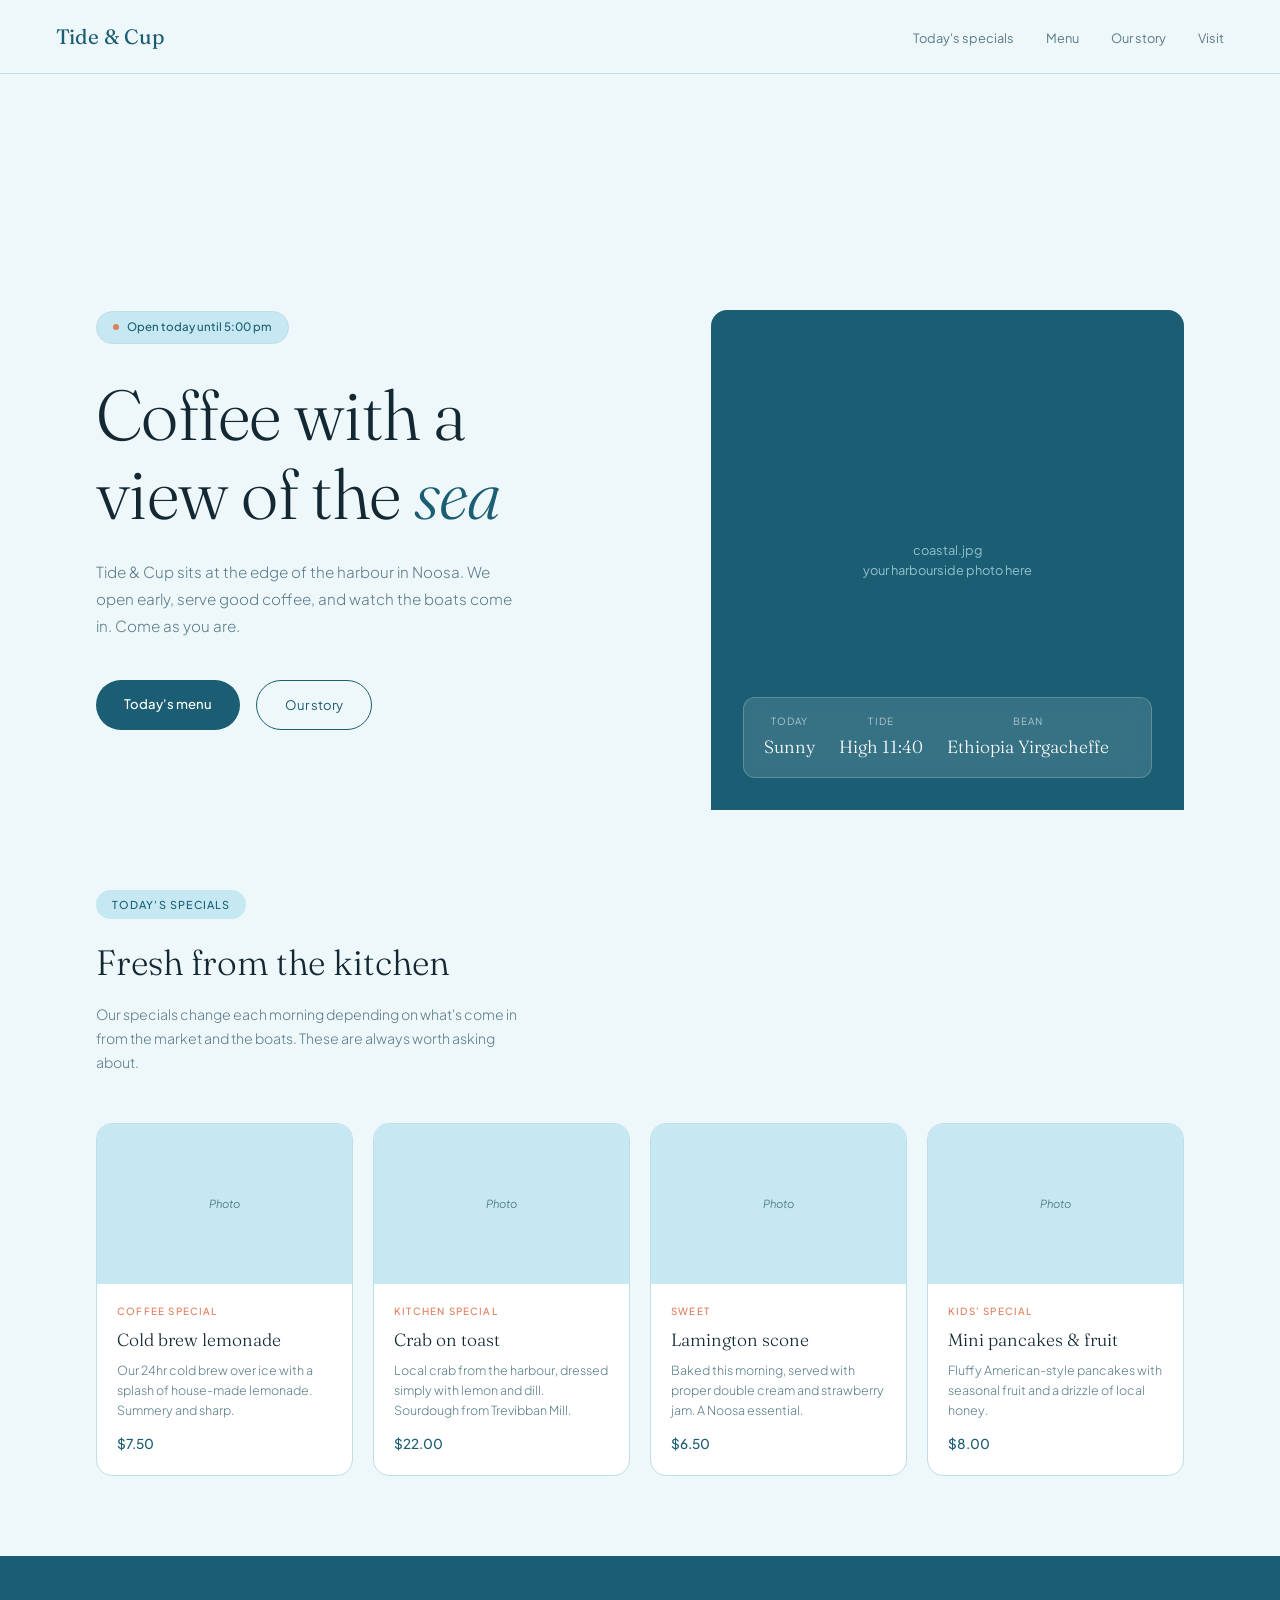
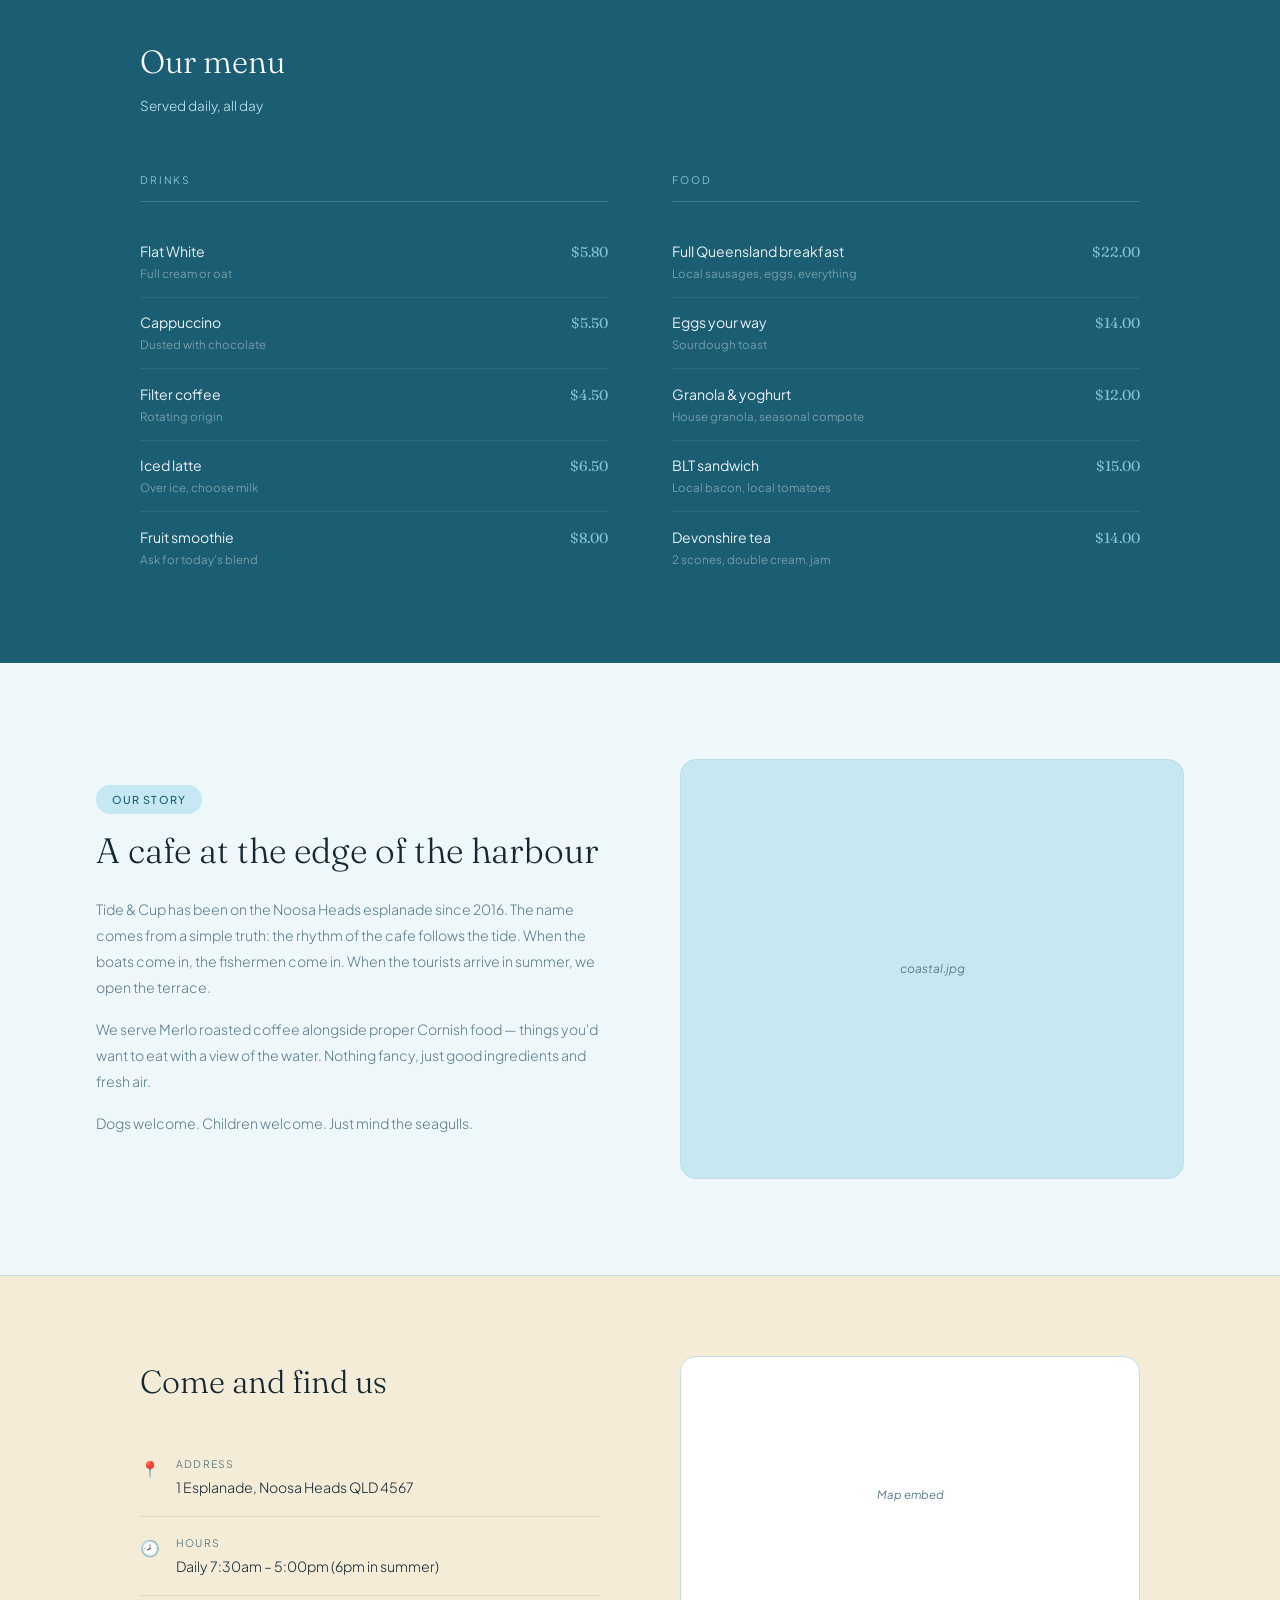
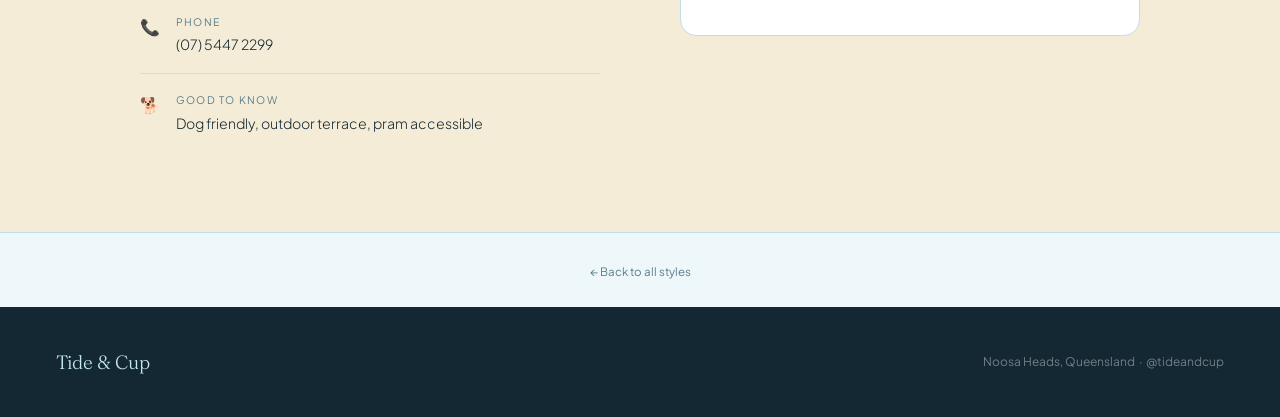
<file: coastal.html>
﻿<!DOCTYPE html>
<html lang="en">
<head>
<meta charset="UTF-8">
<meta name="viewport" content="width=device-width, initial-scale=1.0">
<title>Tide &amp; Cup — Coastal Cafe Demo</title>
<link rel="preconnect" href="https://fonts.googleapis.com">
<link href="https://fonts.googleapis.com/css2?family=Fraunces:ital,opsz,wght@0,9..144,300;0,9..144,400;1,9..144,300;1,9..144,400&family=Plus+Jakarta+Sans:wght@300;400;500&display=swap" rel="stylesheet">
<style>
  *, *::before, *::after { box-sizing: border-box; margin: 0; padding: 0; }
  :root {
    --bg: #eef7fa;
    --ocean: #1b5e73;
    --ocean-mid: #2d7a96;
    --sky: #82c4d8;
    --pale: #c5e8f2;
    --sand: #f5ecd8;
    --white: #ffffff;
    --ink: #132833;
    --muted: #5a7d8a;
    --coral: #e07d5a;
    --line: #c0dde8;
  }
  html { scroll-behavior: smooth; }
  body {
    font-family: 'Plus Jakarta Sans', sans-serif;
    background: var(--bg);
    color: var(--ink);
    line-height: 1.6;
  }

  /* NAV */
  nav {
    position: fixed; top: 0; left: 0; right: 0; z-index: 100;
    display: flex; align-items: center; justify-content: space-between;
    padding: 1.25rem 3.5rem;
    background: rgba(238,247,250,0.92);
    backdrop-filter: blur(10px);
    border-bottom: 1px solid var(--line);
  }
  .nav-logo {
    font-family: 'Fraunces', serif;
    font-size: 1.3rem;
    font-weight: 400;
    color: var(--ocean);
    text-decoration: none;
    letter-spacing: 0.01em;
  }
  .nav-links { display: flex; gap: 2rem; list-style: none; }
  .nav-links a {
    font-size: 0.8rem; font-weight: 400; color: var(--muted);
    text-decoration: none; transition: color 0.2s;
  }
  .nav-links a:hover { color: var(--ocean); }
  .nav-order {
    background: var(--ocean);
    color: #fff;
    padding: 0.6rem 1.4rem;
    border-radius: 100px;
    font-size: 0.78rem;
    font-weight: 500;
    text-decoration: none;
    transition: background 0.2s;
  }
  .nav-order:hover { background: var(--ocean-mid); }

  /* HERO */
  .hero {
    padding: 7.5rem 3.5rem 0;
    display: grid;
    grid-template-columns: 1.2fr 1fr;
    gap: 3rem;
    max-width: 1200px;
    margin: 0 auto;
    align-items: end;
    min-height: 90vh;
  }
  .hero-content { padding-bottom: 5rem; }
  .hero-pill {
    display: inline-flex; align-items: center; gap: 0.5rem;
    background: var(--pale);
    border: 1px solid var(--line);
    border-radius: 100px;
    padding: 0.4rem 1rem;
    font-size: 0.72rem;
    font-weight: 500;
    color: var(--ocean);
    margin-bottom: 2rem;
  }
  .pill-dot { width: 6px; height: 6px; border-radius: 50%; background: var(--coral); }
  .hero h1 {
    font-family: 'Fraunces', serif;
    font-size: clamp(2.8rem, 5.5vw, 4.5rem);
    font-weight: 300;
    line-height: 1.12;
    color: var(--ink);
    margin-bottom: 1.5rem;
    letter-spacing: -0.01em;
  }
  .hero h1 em { font-style: italic; color: var(--ocean); }
  .hero p {
    font-size: 0.95rem;
    font-weight: 300;
    color: var(--muted);
    line-height: 1.8;
    max-width: 420px;
    margin-bottom: 2.5rem;
  }
  .hero-btns { display: flex; gap: 1rem; flex-wrap: wrap; }
  .btn-ocean {
    background: var(--ocean);
    color: #fff;
    padding: 0.85rem 1.75rem;
    border-radius: 100px;
    font-size: 0.82rem;
    font-weight: 500;
    text-decoration: none;
    transition: background 0.2s;
  }
  .btn-ocean:hover { background: var(--ocean-mid); }
  .btn-outline-ocean {
    border: 1.5px solid var(--ocean);
    color: var(--ocean);
    padding: 0.85rem 1.75rem;
    border-radius: 100px;
    font-size: 0.82rem;
    font-weight: 400;
    text-decoration: none;
    transition: background 0.2s, color 0.2s;
  }
  .btn-outline-ocean:hover { background: var(--ocean); color: #fff; }

  .hero-visual {
    background: var(--ocean);
    border-radius: 16px 16px 0 0;
    height: 500px;
    overflow: hidden;
    position: relative;
    display: flex; flex-direction: column; justify-content: flex-end;
    padding: 2rem;
  }
  .hero-visual img { position: absolute; inset: 0; width: 100%; height: 100%; object-fit: cover; opacity: 0.7; }
  .hero-visual-placeholder {
    position: absolute; inset: 0;
    display: flex; align-items: center; justify-content: center;
    flex-direction: column; gap: 0.5rem;
  }
  .visual-ph-text { color: var(--pale); font-size: 0.8rem; opacity: 0.7; text-align: center; padding: 1rem; }
  .hero-card {
    position: relative;
    background: rgba(255,255,255,0.12);
    backdrop-filter: blur(8px);
    border: 1px solid rgba(255,255,255,0.2);
    border-radius: 12px;
    padding: 1rem 1.25rem;
    display: flex; gap: 1.5rem;
  }
  .hero-card-item { text-align: center; }
  .hci-label { font-size: 0.62rem; color: rgba(255,255,255,0.6); text-transform: uppercase; letter-spacing: 0.12em; margin-bottom: 0.2rem; }
  .hci-val { font-family: 'Fraunces', serif; font-size: 1.1rem; font-weight: 300; color: #fff; }

  /* WAVES */
  .wave {
    background: var(--ocean);
    position: relative;
    height: 60px;
    overflow: hidden;
  }
  .wave::after {
    content: '';
    position: absolute;
    bottom: 0; left: 0; right: 0;
    height: 60px;
    background: var(--bg);
    border-radius: 100% 100% 0 0 / 60px 60px 0 0;
  }

  /* SPECIALS */
  .specials {
    padding: 5rem 3.5rem;
    max-width: 1200px;
    margin: 0 auto;
  }
  .section-badge {
    display: inline-block;
    background: var(--pale);
    color: var(--ocean);
    font-size: 0.68rem;
    font-weight: 500;
    letter-spacing: 0.1em;
    text-transform: uppercase;
    padding: 0.35rem 1rem;
    border-radius: 100px;
    margin-bottom: 1rem;
  }
  .specials h2 {
    font-family: 'Fraunces', serif;
    font-size: 2.2rem;
    font-weight: 300;
    color: var(--ink);
    margin-bottom: 0.75rem;
  }
  .specials-sub {
    font-size: 0.88rem; color: var(--muted); font-weight: 300; margin-bottom: 3rem; max-width: 440px; line-height: 1.7;
  }
  .specials-grid {
    display: grid;
    grid-template-columns: repeat(auto-fit, minmax(240px, 1fr));
    gap: 1.25rem;
  }
  .special-card {
    background: var(--white);
    border-radius: 16px;
    overflow: hidden;
    border: 1px solid var(--line);
    transition: transform 0.2s;
  }
  .special-card:hover { transform: translateY(-4px); }
  .sc-img {
    height: 160px;
    background: var(--pale);
    display: flex; align-items: center; justify-content: center;
    overflow: hidden;
  }
  .sc-img img { width: 100%; height: 100%; object-fit: cover; }
  .sc-ph { font-size: 0.7rem; color: var(--muted); text-align: center; font-style: italic; }
  .sc-body { padding: 1.25rem; }
  .sc-tag { font-size: 0.62rem; letter-spacing: 0.12em; text-transform: uppercase; color: var(--coral); font-weight: 500; margin-bottom: 0.4rem; }
  .sc-name { font-family: 'Fraunces', serif; font-size: 1.1rem; font-weight: 300; color: var(--ink); margin-bottom: 0.4rem; }
  .sc-desc { font-size: 0.78rem; color: var(--muted); line-height: 1.6; margin-bottom: 0.75rem; font-weight: 300; }
  .sc-price { font-size: 0.85rem; font-weight: 500; color: var(--ocean); }

  /* FULL MENU */
  .full-menu {
    background: var(--ocean);
    padding: 5rem 3.5rem;
  }
  .fm-inner { max-width: 1000px; margin: 0 auto; }
  .fm-inner h2 {
    font-family: 'Fraunces', serif;
    font-size: 2rem; font-weight: 300; color: #fff; margin-bottom: 0.5rem;
  }
  .fm-sub { font-size: 0.85rem; color: var(--pale); margin-bottom: 3.5rem; font-weight: 300; }
  .fm-cols { display: grid; grid-template-columns: 1fr 1fr; gap: 3rem 4rem; }
  .fm-col-title {
    font-size: 0.65rem; letter-spacing: 0.18em; text-transform: uppercase;
    color: var(--sky); margin-bottom: 1.5rem;
    padding-bottom: 0.75rem; border-bottom: 1px solid rgba(255,255,255,0.15);
  }
  .fm-item {
    display: flex; justify-content: space-between; align-items: baseline;
    padding: 0.85rem 0;
    border-bottom: 1px solid rgba(255,255,255,0.08);
    gap: 1rem;
  }
  .fm-item:last-child { border-bottom: 0; }
  .fm-name { font-size: 0.88rem; color: rgba(255,255,255,0.9); }
  .fm-note { font-size: 0.72rem; color: rgba(255,255,255,0.4); margin-top: 0.15rem; }
  .fm-price { font-family: 'Fraunces', serif; font-size: 0.9rem; color: var(--sky); white-space: nowrap; }

  /* ABOUT */
  .about-coastal {
    padding: 6rem 3.5rem;
    max-width: 1200px;
    margin: 0 auto;
    display: grid;
    grid-template-columns: 1fr 1fr;
    gap: 5rem;
    align-items: center;
  }
  .about-coastal h2 {
    font-family: 'Fraunces', serif;
    font-size: 2.2rem; font-weight: 300; color: var(--ink); margin-bottom: 1.5rem; line-height: 1.2;
  }
  .about-coastal p {
    font-size: 0.88rem; font-weight: 300; color: var(--muted); line-height: 1.85; margin-bottom: 1rem;
  }
  .about-img-coastal {
    background: var(--pale);
    border-radius: 16px;
    height: 420px;
    border: 1px solid var(--line);
    display: flex; align-items: center; justify-content: center;
    overflow: hidden;
  }
  .about-img-coastal img { width: 100%; height: 100%; object-fit: cover; }
  .img-ph { font-size: 0.75rem; color: var(--muted); text-align: center; font-style: italic; }

  /* VISIT */
  .visit-coastal {
    background: var(--sand);
    border-top: 1px solid var(--line);
    padding: 5rem 3.5rem;
  }
  .vc-inner {
    max-width: 1000px; margin: 0 auto;
    display: grid; grid-template-columns: 1fr 1fr; gap: 5rem; align-items: start;
  }
  .vc-inner h2 { font-family: 'Fraunces', serif; font-size: 2rem; font-weight: 300; color: var(--ink); margin-bottom: 2rem; }
  .vi-row { display: flex; gap: 1rem; padding: 1.1rem 0; border-bottom: 1px solid rgba(0,0,0,0.08); align-items: flex-start; }
  .vi-row:last-child { border-bottom: 0; }
  .vi-icon { color: var(--ocean); font-size: 1rem; flex-shrink: 0; }
  .vi-content {}
  .vi-label { font-size: 0.65rem; letter-spacing: 0.12em; text-transform: uppercase; color: var(--muted); margin-bottom: 0.2rem; }
  .vi-val { font-size: 0.88rem; color: var(--ink); font-weight: 300; }
  .map-coastal {
    background: var(--white);
    border-radius: 16px;
    border: 1px solid var(--line);
    height: 280px;
    display: flex; align-items: center; justify-content: center;
  }
  .map-coastal span { font-size: 0.72rem; color: var(--muted); font-style: italic; }

  /* BACK */
  .back-bar {
    border-top: 1px solid var(--line);
    padding: 1.5rem;
    text-align: center;
    background: var(--bg);
  }
  .back-bar a { font-size: 0.72rem; color: var(--muted); text-decoration: none; }
  .back-bar a:hover { color: var(--ocean); }
  .back-bar a::before { content: '← '; }

  /* FOOTER */
  footer {
    background: var(--ink);
    padding: 2.5rem 3.5rem;
    display: flex; justify-content: space-between; align-items: center; flex-wrap: wrap; gap: 1rem;
  }
  footer .logo { font-family: 'Fraunces', serif; font-size: 1.2rem; font-weight: 300; color: var(--pale); }
  footer p { font-size: 0.75rem; color: rgba(255,255,255,0.4); }

  @media (max-width: 768px) {
    nav { padding: 1rem 1.5rem; }
    .nav-links { display: none; }
    .hero { grid-template-columns: 1fr; padding: 6rem 1.5rem 0; min-height: auto; }
    .hero-content { padding-bottom: 3rem; }
    .hero-visual { height: 320px; }
    .about-coastal { grid-template-columns: 1fr; gap: 3rem; padding: 4rem 1.5rem; }
    .vc-inner { grid-template-columns: 1fr; gap: 3rem; }
    .full-menu { padding: 4rem 1.5rem; }
    .fm-cols { grid-template-columns: 1fr; }
    .specials { padding: 4rem 1.5rem; }
    .visit-coastal { padding: 4rem 1.5rem; }
    footer { padding: 2rem 1.5rem; }
  }
</style>
</head>
<body>

<nav>
  <a href="index.html" class="nav-logo">Tide &amp; Cup</a>
  <ul class="nav-links">
    <li><a href="#specials">Today's specials</a></li>
    <li><a href="#menu">Menu</a></li>
    <li><a href="#about">Our story</a></li>
    <li><a href="#visit">Visit</a></li>
  </ul>
  
</nav>

<section class="hero">
  <div class="hero-content">
    <div class="hero-pill"><span class="pill-dot"></span> Open today until 5:00 pm</div>
    <h1>Coffee with a<br>view of the <em>sea</em></h1>
    <p>Tide &amp; Cup sits at the edge of the harbour in Noosa. We open early, serve good coffee, and watch the boats come in. Come as you are.</p>
    <div class="hero-btns">
      <a href="#specials" class="btn-ocean">Today's menu</a>
      <a href="#about" class="btn-outline-ocean">Our story</a>
    </div>
  </div>
  <div class="hero-visual">
    <div class="hero-visual-placeholder">
      <div class="visual-ph-text">coastal.jpg<br>your harbourside photo here</div>
    </div>
    <div class="hero-card">
      <div class="hero-card-item">
        <div class="hci-label">Today</div>
        <div class="hci-val">Sunny</div>
      </div>
      <div class="hero-card-item">
        <div class="hci-label">Tide</div>
        <div class="hci-val">High 11:40</div>
      </div>
      <div class="hero-card-item">
        <div class="hci-label">Bean</div>
        <div class="hci-val">Ethiopia Yirgacheffe</div>
      </div>
    </div>
  </div>
</section>

<section class="specials" id="specials">
  <div class="section-badge">Today's specials</div>
  <h2>Fresh from the kitchen</h2>
  <p class="specials-sub">Our specials change each morning depending on what's come in from the market and the boats. These are always worth asking about.</p>
  <div class="specials-grid">
    <div class="special-card">
      <div class="sc-img"><div class="sc-ph">Photo</div></div>
      <div class="sc-body">
        <div class="sc-tag">Coffee special</div>
        <div class="sc-name">Cold brew lemonade</div>
        <div class="sc-desc">Our 24hr cold brew over ice with a splash of house-made lemonade. Summery and sharp.</div>
        <div class="sc-price">$7.50</div>
      </div>
    </div>
    <div class="special-card">
      <div class="sc-img"><div class="sc-ph">Photo</div></div>
      <div class="sc-body">
        <div class="sc-tag">Kitchen special</div>
        <div class="sc-name">Crab on toast</div>
        <div class="sc-desc">Local crab from the harbour, dressed simply with lemon and dill. Sourdough from Trevibban Mill.</div>
        <div class="sc-price">$22.00</div>
      </div>
    </div>
    <div class="special-card">
      <div class="sc-img"><div class="sc-ph">Photo</div></div>
      <div class="sc-body">
        <div class="sc-tag">Sweet</div>
        <div class="sc-name">Lamington scone</div>
        <div class="sc-desc">Baked this morning, served with proper double cream and strawberry jam. A Noosa essential.</div>
        <div class="sc-price">$6.50</div>
      </div>
    </div>
    <div class="special-card">
      <div class="sc-img"><div class="sc-ph">Photo</div></div>
      <div class="sc-body">
        <div class="sc-tag">Kids' special</div>
        <div class="sc-name">Mini pancakes &amp; fruit</div>
        <div class="sc-desc">Fluffy American-style pancakes with seasonal fruit and a drizzle of local honey.</div>
        <div class="sc-price">$8.00</div>
      </div>
    </div>
  </div>
</section>

<section class="full-menu" id="menu">
  <div class="fm-inner">
    <h2>Our menu</h2>
    <p class="fm-sub">Served daily, all day</p>
    <div class="fm-cols">
      <div class="fm-col">
        <div class="fm-col-title">Drinks</div>
        <div class="fm-item"><div><div class="fm-name">Flat White</div><div class="fm-note">Full cream or oat</div></div><div class="fm-price">$5.80</div></div>
        <div class="fm-item"><div><div class="fm-name">Cappuccino</div><div class="fm-note">Dusted with chocolate</div></div><div class="fm-price">$5.50</div></div>
        <div class="fm-item"><div><div class="fm-name">Filter coffee</div><div class="fm-note">Rotating origin</div></div><div class="fm-price">$4.50</div></div>
        <div class="fm-item"><div><div class="fm-name">Iced latte</div><div class="fm-note">Over ice, choose milk</div></div><div class="fm-price">$6.50</div></div>
        <div class="fm-item"><div><div class="fm-name">Fruit smoothie</div><div class="fm-note">Ask for today's blend</div></div><div class="fm-price">$8.00</div></div>
      </div>
      <div class="fm-col">
        <div class="fm-col-title">Food</div>
        <div class="fm-item"><div><div class="fm-name">Full Queensland breakfast</div><div class="fm-note">Local sausages, eggs, everything</div></div><div class="fm-price">$22.00</div></div>
        <div class="fm-item"><div><div class="fm-name">Eggs your way</div><div class="fm-note">Sourdough toast</div></div><div class="fm-price">$14.00</div></div>
        <div class="fm-item"><div><div class="fm-name">Granola &amp; yoghurt</div><div class="fm-note">House granola, seasonal compote</div></div><div class="fm-price">$12.00</div></div>
        <div class="fm-item"><div><div class="fm-name">BLT sandwich</div><div class="fm-note">Local bacon, local tomatoes</div></div><div class="fm-price">$15.00</div></div>
        <div class="fm-item"><div><div class="fm-name">Devonshire tea</div><div class="fm-note">2 scones, double cream, jam</div></div><div class="fm-price">$14.00</div></div>
      </div>
    </div>
  </div>
</section>

<section class="about-coastal" id="about">
  <div>
    <div class="section-badge">Our story</div>
    <h2>A cafe at the edge of the harbour</h2>
    <p>Tide &amp; Cup has been on the Noosa Heads esplanade since 2016. The name comes from a simple truth: the rhythm of the cafe follows the tide. When the boats come in, the fishermen come in. When the tourists arrive in summer, we open the terrace.</p>
    <p>We serve Merlo roasted coffee alongside proper Cornish food — things you'd want to eat with a view of the water. Nothing fancy, just good ingredients and fresh air.</p>
    <p>Dogs welcome. Children welcome. Just mind the seagulls.</p>
  </div>
  <div class="about-img-coastal">
    <div class="img-ph">coastal.jpg</div>
  </div>
</section>

<section class="visit-coastal" id="visit">
  <div class="vc-inner">
    <div>
      <h2>Come and find us</h2>
      <div class="vi-row">
        <div class="vi-icon">📍</div>
        <div class="vi-content">
          <div class="vi-label">Address</div>
          <div class="vi-val">1 Esplanade, Noosa Heads QLD 4567</div>
        </div>
      </div>
      <div class="vi-row">
        <div class="vi-icon">🕗</div>
        <div class="vi-content">
          <div class="vi-label">Hours</div>
          <div class="vi-val">Daily 7:30am – 5:00pm (6pm in summer)</div>
        </div>
      </div>
      <div class="vi-row">
        <div class="vi-icon">📞</div>
        <div class="vi-content">
          <div class="vi-label">Phone</div>
          <div class="vi-val">(07) 5447 2299</div>
        </div>
      </div>
      <div class="vi-row">
        <div class="vi-icon">🐕</div>
        <div class="vi-content">
          <div class="vi-label">Good to know</div>
          <div class="vi-val">Dog friendly, outdoor terrace, pram accessible</div>
        </div>
      </div>
    </div>
    <div class="map-coastal"><span>Map embed</span></div>
  </div>
</section>

<div class="back-bar">
  <a href="index.html">Back to all styles</a>
</div>

<footer>
  <div class="logo">Tide &amp; Cup</div>
  <p>Noosa Heads, Queensland &nbsp;·&nbsp; @tideandcup</p>
</footer>

</body>
</html>
</file>
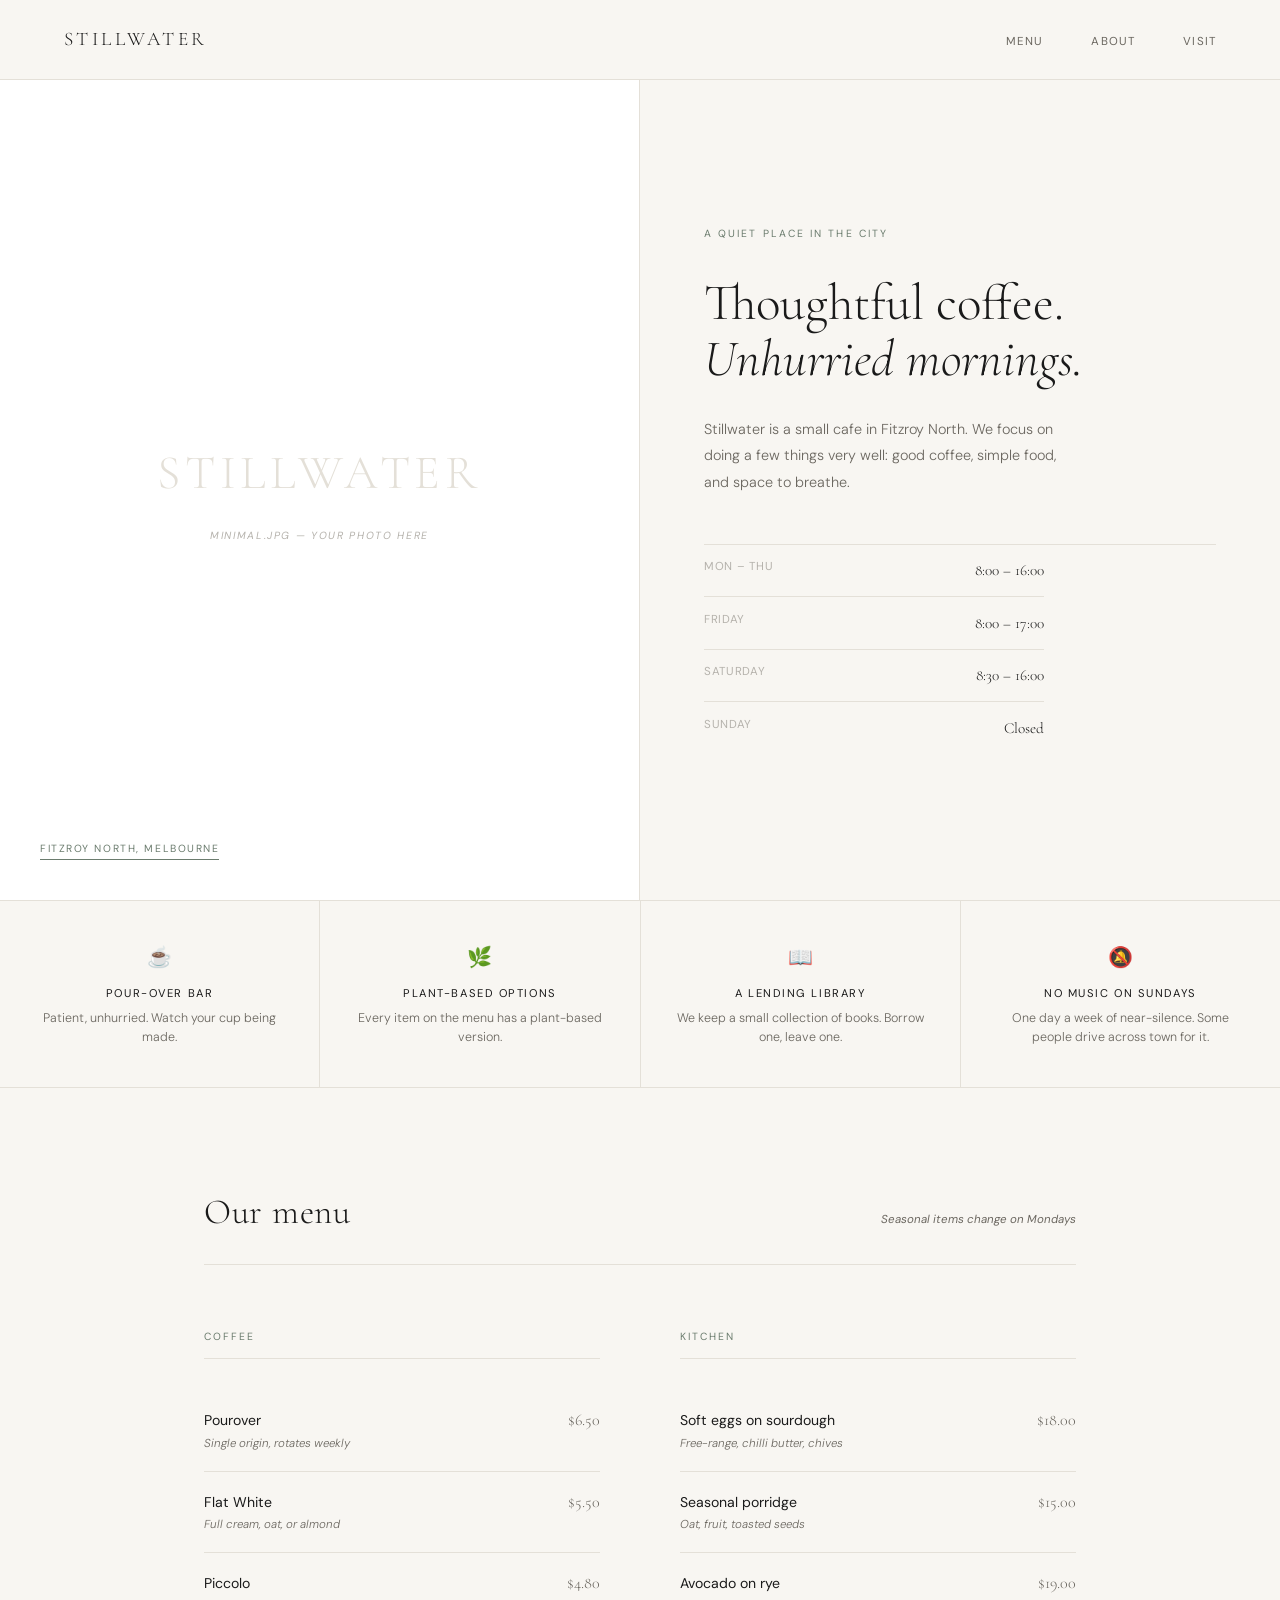
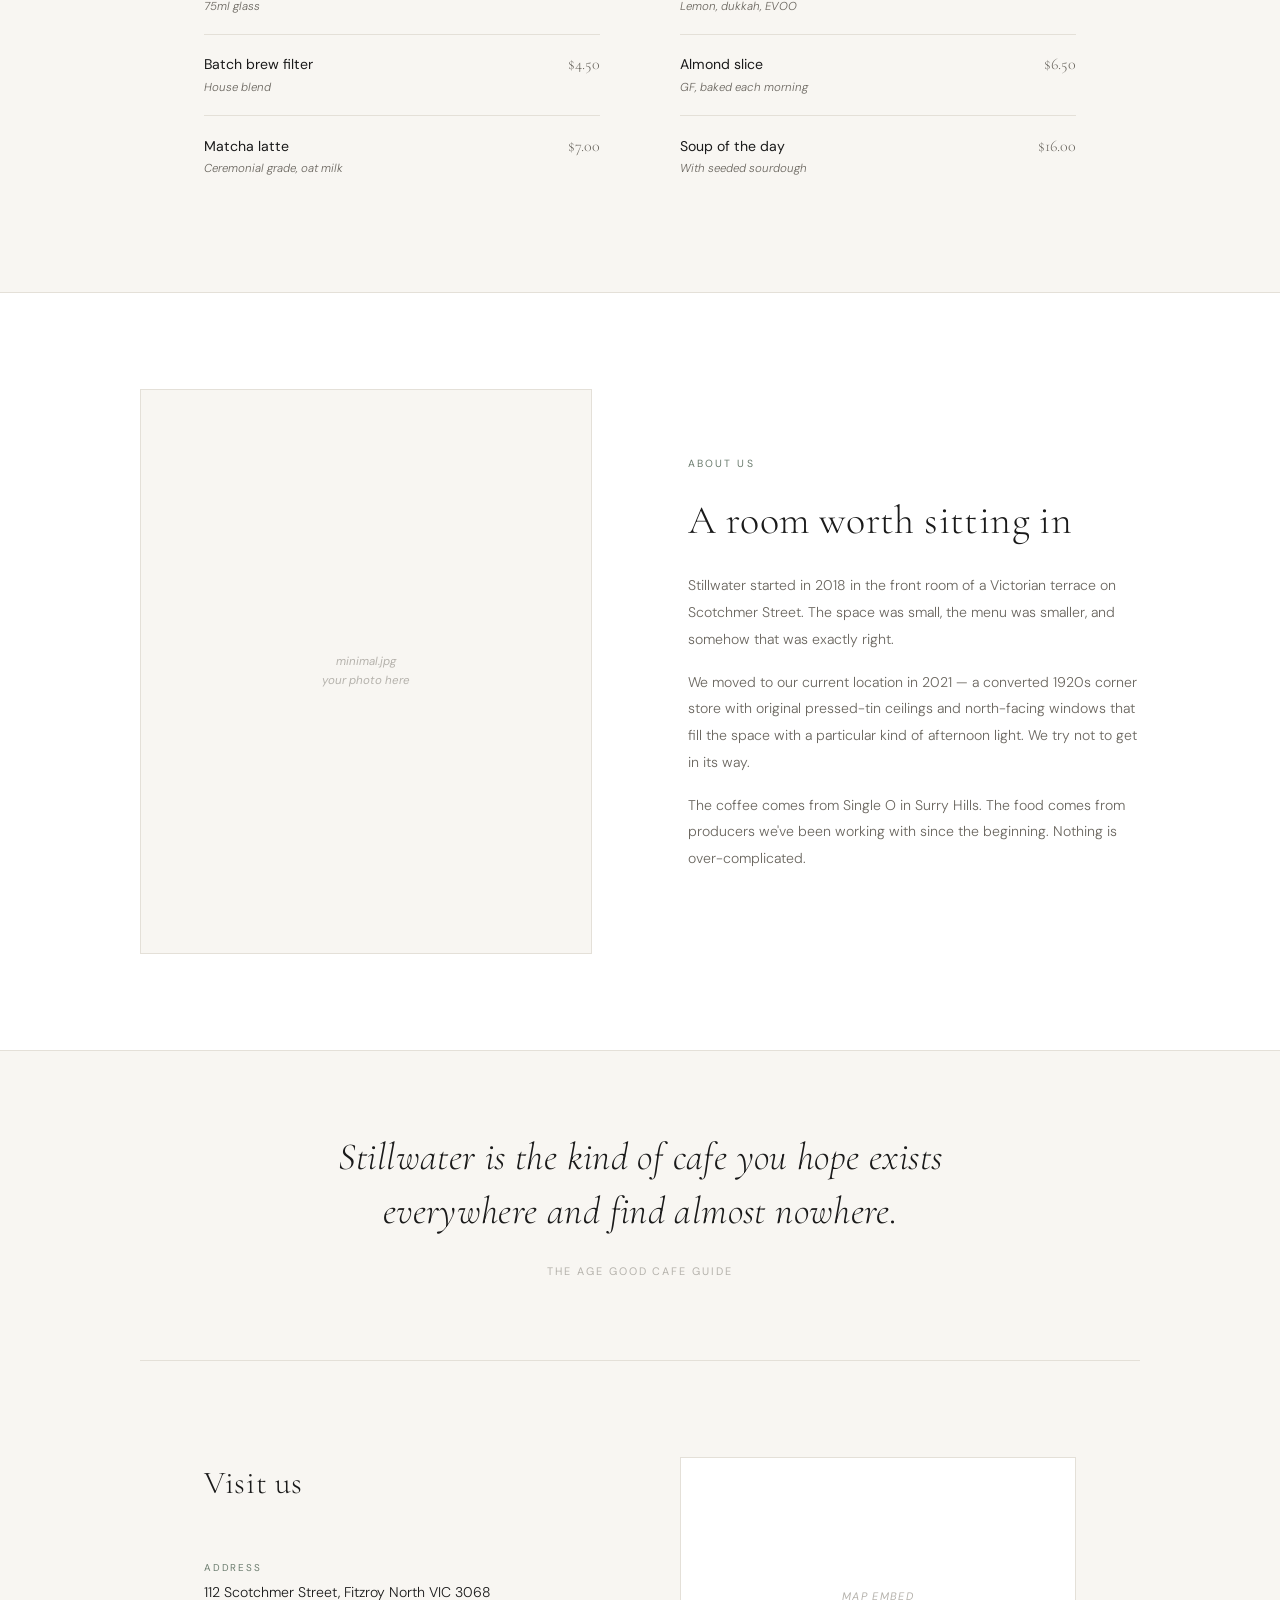
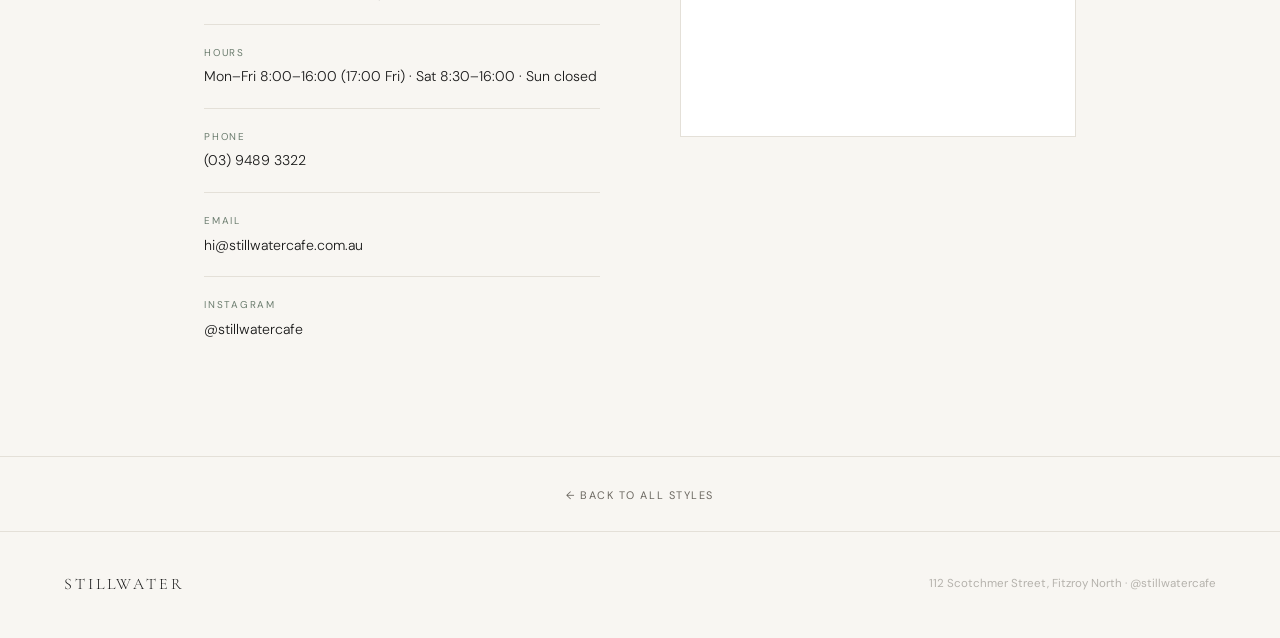
<file: minimal.html>
﻿<!DOCTYPE html>
<html lang="en">
<head>
<meta charset="UTF-8">
<meta name="viewport" content="width=device-width, initial-scale=1.0">
<title>Stillwater — Minimal Cafe Demo</title>
<link rel="preconnect" href="https://fonts.googleapis.com">
<link href="https://fonts.googleapis.com/css2?family=Cormorant+Garamond:ital,wght@0,300;0,400;1,300;1,400&family=DM+Sans:wght@300;400;500&display=swap" rel="stylesheet">
<style>
  *, *::before, *::after { box-sizing: border-box; margin: 0; padding: 0; }
  :root {
    --bg: #f8f6f2;
    --white: #ffffff;
    --ink: #1a1a1a;
    --soft: #6b6760;
    --lighter: #b5b2ac;
    --line: #e4e0d8;
    --sage: #6b7c6e;
  }
  html { scroll-behavior: smooth; }
  body { font-family: 'DM Sans', sans-serif; background: var(--bg); color: var(--ink); line-height: 1.6; }

  /* NAV */
  nav {
    position: fixed; top: 0; left: 0; right: 0; z-index: 100;
    display: flex; align-items: center; justify-content: space-between;
    padding: 1.5rem 4rem;
    background: rgba(248,246,242,0.94);
    backdrop-filter: blur(8px);
    border-bottom: 1px solid var(--line);
  }
  .nav-logo { font-family: 'Cormorant Garamond', serif; font-size: 1.2rem; font-weight: 300; letter-spacing: 0.18em; text-transform: uppercase; color: var(--ink); text-decoration: none; }
  .nav-links { display: flex; gap: 3rem; list-style: none; }
  .nav-links a { font-size: 0.72rem; font-weight: 400; letter-spacing: 0.1em; color: var(--soft); text-decoration: none; transition: color 0.2s; text-transform: uppercase; }
  .nav-links a:hover { color: var(--ink); }

  /* HERO — split layout */
  .hero {
    display: grid;
    grid-template-columns: 1fr 1fr;
    min-height: 100vh;
    padding-top: 5rem;
  }
  .hero-left {
    background: var(--white);
    border-right: 1px solid var(--line);
    display: flex; align-items: center; justify-content: center;
    overflow: hidden; position: relative;
  }
  .hero-left-ph {
    display: flex; flex-direction: column; align-items: center; justify-content: center;
    gap: 1rem; padding: 3rem; text-align: center; width: 100%;
  }
  .hero-ph-name {
    font-family: 'Cormorant Garamond', serif;
    font-size: 3rem; font-weight: 300;
    color: var(--line); letter-spacing: 0.1em; text-transform: uppercase;
  }
  .hero-ph-label { font-size: 0.65rem; color: var(--lighter); letter-spacing: 0.16em; text-transform: uppercase; font-style: italic; }
  .hero-location-badge {
    position: absolute; bottom: 2.5rem; left: 2.5rem;
    font-size: 0.65rem; letter-spacing: 0.15em; text-transform: uppercase;
    color: var(--sage); border-bottom: 1px solid var(--sage); padding-bottom: 1px;
  }

  .hero-right {
    display: flex; flex-direction: column; justify-content: center;
    padding: 5rem 4rem;
  }
  .hero-eyebrow {
    font-size: 0.65rem; font-weight: 400; letter-spacing: 0.2em;
    text-transform: uppercase; color: var(--sage); margin-bottom: 2rem; display: block;
  }
  .hero-right h1 {
    font-family: 'Cormorant Garamond', serif;
    font-size: clamp(2.8rem, 4vw, 4rem);
    font-weight: 300; line-height: 1.1; color: var(--ink); margin-bottom: 1.75rem;
  }
  .hero-right h1 em { font-style: italic; }
  .hero-right p {
    font-size: 0.9rem; font-weight: 300; color: var(--soft);
    line-height: 1.85; max-width: 380px; margin-bottom: 3rem;
  }
  .hero-hours-col { display: flex; flex-direction: column; gap: 0; border-top: 1px solid var(--line); }
  .hour-row {
    display: flex; justify-content: space-between;
    padding: 0.85rem 0; border-bottom: 1px solid var(--line);
    max-width: 340px;
  }
  .hour-row:last-child { border-bottom: 0; }
  .hc-day { font-size: 0.72rem; color: var(--lighter); letter-spacing: 0.06em; text-transform: uppercase; }
  .hc-time { font-family: 'Cormorant Garamond', serif; font-size: 0.95rem; font-weight: 300; color: var(--ink); }

  /* FEATURE STRIP */
  .feature-strip {
    display: flex;
    border-top: 1px solid var(--line);
    border-bottom: 1px solid var(--line);
  }
  .feature-cell {
    flex: 1; padding: 2.5rem 2rem;
    border-right: 1px solid var(--line); text-align: center;
  }
  .feature-cell:last-child { border-right: 0; }
  .feat-icon { font-size: 1.25rem; margin-bottom: 0.75rem; }
  .feat-title { font-size: 0.7rem; letter-spacing: 0.14em; text-transform: uppercase; color: var(--ink); margin-bottom: 0.4rem; }
  .feat-desc { font-size: 0.78rem; color: var(--soft); font-weight: 300; line-height: 1.5; }

  /* MENU */
  .menu { padding: 6rem 4rem; max-width: 1000px; margin: 0 auto; }
  .menu-title-row {
    display: flex; align-items: baseline; justify-content: space-between;
    border-bottom: 1px solid var(--line); padding-bottom: 1.5rem; margin-bottom: 4rem;
  }
  .menu-title-row h2 { font-family: 'Cormorant Garamond', serif; font-size: 2.2rem; font-weight: 300; color: var(--ink); letter-spacing: 0.02em; }
  .menu-note { font-size: 0.72rem; color: var(--soft); font-style: italic; }
  .menu-sections { display: grid; grid-template-columns: 1fr 1fr; gap: 0 5rem; }
  .menu-sec-title { font-size: 0.65rem; letter-spacing: 0.2em; text-transform: uppercase; color: var(--sage); margin-bottom: 2rem; padding-bottom: 0.75rem; border-bottom: 1px solid var(--line); }
  .mi { display: flex; justify-content: space-between; align-items: baseline; padding: 1.1rem 0; border-bottom: 1px solid var(--line); gap: 1.5rem; }
  .mi:last-child { border-bottom: 0; }
  .mi-name { font-size: 0.88rem; font-weight: 400; color: var(--ink); }
  .mi-sub { font-size: 0.72rem; font-weight: 300; color: var(--soft); margin-top: 0.2rem; font-style: italic; }
  .mi-price { font-family: 'Cormorant Garamond', serif; font-size: 1rem; font-weight: 300; color: var(--soft); white-space: nowrap; }

  /* ABOUT */
  .about { background: var(--white); border-top: 1px solid var(--line); border-bottom: 1px solid var(--line); padding: 6rem 4rem; }
  .about-inner { max-width: 1000px; margin: 0 auto; display: grid; grid-template-columns: 1fr 1fr; gap: 6rem; align-items: center; }
  .about-img {
    aspect-ratio: 4/5;
    background: var(--bg);
    border: 1px solid var(--line);
    display: flex; align-items: center; justify-content: center; overflow: hidden;
  }
  .about-img img { width: 100%; height: 100%; object-fit: cover; }
  .ph { font-size: 0.72rem; color: var(--lighter); text-align: center; font-style: italic; }
  .about-copy span { font-size: 0.65rem; letter-spacing: 0.2em; text-transform: uppercase; color: var(--sage); display: block; margin-bottom: 1.5rem; }
  .about-copy h2 { font-family: 'Cormorant Garamond', serif; font-size: 2.5rem; font-weight: 300; line-height: 1.2; color: var(--ink); margin-bottom: 1.75rem; letter-spacing: 0.01em; }
  .about-copy p { font-size: 0.88rem; font-weight: 300; color: var(--soft); line-height: 1.9; margin-bottom: 1rem; }

  /* PULL QUOTE */
  .pull-quote { padding: 5rem 4rem; text-align: center; max-width: 800px; margin: 0 auto; }
  .pull-quote p { font-family: 'Cormorant Garamond', serif; font-size: clamp(1.6rem, 3.5vw, 2.4rem); font-weight: 300; font-style: italic; color: var(--ink); line-height: 1.4; letter-spacing: 0.01em; }
  .pull-quote cite { display: block; margin-top: 1.5rem; font-size: 0.68rem; letter-spacing: 0.18em; text-transform: uppercase; color: var(--lighter); font-style: normal; }

  /* VISIT */
  .visit { border-top: 1px solid var(--line); padding: 6rem 4rem; max-width: 1000px; margin: 0 auto; display: grid; grid-template-columns: 1fr 1fr; gap: 5rem; align-items: start; }
  .visit h2 { font-family: 'Cormorant Garamond', serif; font-size: 2rem; font-weight: 300; color: var(--ink); letter-spacing: 0.02em; margin-bottom: 2rem; }
  .vi { padding: 1.25rem 0; border-bottom: 1px solid var(--line); }
  .vi:last-child { border-bottom: 0; }
  .vi-label { font-size: 0.62rem; letter-spacing: 0.18em; text-transform: uppercase; color: var(--sage); margin-bottom: 0.3rem; }
  .vi-val { font-size: 0.88rem; font-weight: 300; color: var(--ink); }
  .map-area { background: var(--white); border: 1px solid var(--line); height: 280px; display: flex; align-items: center; justify-content: center; }
  .map-area span { font-size: 0.68rem; color: var(--lighter); letter-spacing: 0.12em; text-transform: uppercase; font-style: italic; }

  /* BACK */
  .back-bar { border-top: 1px solid var(--line); padding: 1.5rem 4rem; text-align: center; }
  .back-bar a { font-size: 0.68rem; letter-spacing: 0.14em; text-transform: uppercase; color: var(--soft); text-decoration: none; }
  .back-bar a:hover { color: var(--sage); }
  .back-bar a::before { content: '← '; }

  /* FOOTER */
  footer { border-top: 1px solid var(--line); padding: 2.5rem 4rem; display: flex; justify-content: space-between; align-items: center; flex-wrap: wrap; gap: 1rem; }
  footer .logo { font-family: 'Cormorant Garamond', serif; font-size: 1rem; font-weight: 300; letter-spacing: 0.18em; text-transform: uppercase; color: var(--ink); }
  footer p { font-size: 0.72rem; color: var(--lighter); }

  @media (max-width: 768px) {
    nav { padding: 1.25rem 1.5rem; }
    .nav-links { display: none; }
    .hero { grid-template-columns: 1fr; min-height: auto; }
    .hero-left { min-height: 260px; }
    .hero-right { padding: 3rem 1.5rem; }
    .feature-strip { flex-direction: column; }
    .feature-cell { border-right: 0; border-bottom: 1px solid var(--line); }
    .menu { padding: 4rem 1.5rem; }
    .menu-sections { grid-template-columns: 1fr; gap: 3rem; }
    .about { padding: 4rem 1.5rem; }
    .about-inner { grid-template-columns: 1fr; gap: 3rem; }
    .visit { grid-template-columns: 1fr; gap: 3rem; padding: 4rem 1.5rem; }
    footer { padding: 2rem 1.5rem; }
    .back-bar { padding: 1.5rem; }
    .pull-quote { padding: 4rem 1.5rem; }
  }
</style>
</head>
<body>

<nav>
  <a href="index.html" class="nav-logo">Stillwater</a>
  <ul class="nav-links">
    <li><a href="#menu">Menu</a></li>
    <li><a href="#about">About</a></li>
    <li><a href="#visit">Visit</a></li>
  </ul>
</nav>

<section class="hero">
  <div class="hero-left">
    <div class="hero-left-ph">
      <div class="hero-ph-name">Stillwater</div>
      <div class="hero-ph-label">minimal.jpg — your photo here</div>
    </div>
    <div class="hero-location-badge">Fitzroy North, Melbourne</div>
  </div>
  <div class="hero-right">
    <span class="hero-eyebrow">A quiet place in the city</span>
    <h1>Thoughtful coffee.<br><em>Unhurried mornings.</em></h1>
    <p>Stillwater is a small cafe in Fitzroy North. We focus on doing a few things very well: good coffee, simple food, and space to breathe.</p>
    <div class="hero-hours-col">
      <div class="hour-row"><span class="hc-day">Mon – Thu</span><span class="hc-time">8:00 – 16:00</span></div>
      <div class="hour-row"><span class="hc-day">Friday</span><span class="hc-time">8:00 – 17:00</span></div>
      <div class="hour-row"><span class="hc-day">Saturday</span><span class="hc-time">8:30 – 16:00</span></div>
      <div class="hour-row"><span class="hc-day">Sunday</span><span class="hc-time">Closed</span></div>
    </div>
  </div>
</section>

<div class="feature-strip">
  <div class="feature-cell">
    <div class="feat-icon">☕</div>
    <div class="feat-title">Pour-over bar</div>
    <div class="feat-desc">Patient, unhurried. Watch your cup being made.</div>
  </div>
  <div class="feature-cell">
    <div class="feat-icon">🌿</div>
    <div class="feat-title">Plant-based options</div>
    <div class="feat-desc">Every item on the menu has a plant-based version.</div>
  </div>
  <div class="feature-cell">
    <div class="feat-icon">📖</div>
    <div class="feat-title">A lending library</div>
    <div class="feat-desc">We keep a small collection of books. Borrow one, leave one.</div>
  </div>
  <div class="feature-cell">
    <div class="feat-icon">🔕</div>
    <div class="feat-title">No music on Sundays</div>
    <div class="feat-desc">One day a week of near-silence. Some people drive across town for it.</div>
  </div>
</div>

<section class="menu" id="menu">
  <div class="menu-title-row">
    <h2>Our menu</h2>
    <span class="menu-note">Seasonal items change on Mondays</span>
  </div>
  <div class="menu-sections">
    <div class="menu-sec">
      <div class="menu-sec-title">Coffee</div>
      <div class="mi">
        <div><div class="mi-name">Pourover</div><div class="mi-sub">Single origin, rotates weekly</div></div>
        <div class="mi-price">$6.50</div>
      </div>
      <div class="mi">
        <div><div class="mi-name">Flat White</div><div class="mi-sub">Full cream, oat, or almond</div></div>
        <div class="mi-price">$5.50</div>
      </div>
      <div class="mi">
        <div><div class="mi-name">Piccolo</div><div class="mi-sub">75ml glass</div></div>
        <div class="mi-price">$4.80</div>
      </div>
      <div class="mi">
        <div><div class="mi-name">Batch brew filter</div><div class="mi-sub">House blend</div></div>
        <div class="mi-price">$4.50</div>
      </div>
      <div class="mi">
        <div><div class="mi-name">Matcha latte</div><div class="mi-sub">Ceremonial grade, oat milk</div></div>
        <div class="mi-price">$7.00</div>
      </div>
    </div>
    <div class="menu-sec">
      <div class="menu-sec-title">Kitchen</div>
      <div class="mi">
        <div><div class="mi-name">Soft eggs on sourdough</div><div class="mi-sub">Free-range, chilli butter, chives</div></div>
        <div class="mi-price">$18.00</div>
      </div>
      <div class="mi">
        <div><div class="mi-name">Seasonal porridge</div><div class="mi-sub">Oat, fruit, toasted seeds</div></div>
        <div class="mi-price">$15.00</div>
      </div>
      <div class="mi">
        <div><div class="mi-name">Avocado on rye</div><div class="mi-sub">Lemon, dukkah, EVOO</div></div>
        <div class="mi-price">$19.00</div>
      </div>
      <div class="mi">
        <div><div class="mi-name">Almond slice</div><div class="mi-sub">GF, baked each morning</div></div>
        <div class="mi-price">$6.50</div>
      </div>
      <div class="mi">
        <div><div class="mi-name">Soup of the day</div><div class="mi-sub">With seeded sourdough</div></div>
        <div class="mi-price">$16.00</div>
      </div>
    </div>
  </div>
</section>

<section class="about" id="about">
  <div class="about-inner">
    <div class="about-img">
      <p class="ph">minimal.jpg<br>your photo here</p>
    </div>
    <div class="about-copy">
      <span>About us</span>
      <h2>A room worth sitting in</h2>
      <p>Stillwater started in 2018 in the front room of a Victorian terrace on Scotchmer Street. The space was small, the menu was smaller, and somehow that was exactly right.</p>
      <p>We moved to our current location in 2021 — a converted 1920s corner store with original pressed-tin ceilings and north-facing windows that fill the space with a particular kind of afternoon light. We try not to get in its way.</p>
      <p>The coffee comes from Single O in Surry Hills. The food comes from producers we've been working with since the beginning. Nothing is over-complicated.</p>
    </div>
  </div>
</section>

<section class="pull-quote">
  <p>Stillwater is the kind of cafe you hope exists everywhere and find almost nowhere.</p>
  <cite>The Age Good Cafe Guide</cite>
</section>

<section class="visit" id="visit">
  <div>
    <h2>Visit us</h2>
    <div class="vi"><div class="vi-label">Address</div><div class="vi-val">112 Scotchmer Street, Fitzroy North VIC 3068</div></div>
    <div class="vi"><div class="vi-label">Hours</div><div class="vi-val">Mon–Fri 8:00–16:00 (17:00 Fri) · Sat 8:30–16:00 · Sun closed</div></div>
    <div class="vi"><div class="vi-label">Phone</div><div class="vi-val">(03) 9489 3322</div></div>
    <div class="vi"><div class="vi-label">Email</div><div class="vi-val">hi@stillwatercafe.com.au</div></div>
    <div class="vi"><div class="vi-label">Instagram</div><div class="vi-val">@stillwatercafe</div></div>
  </div>
  <div>
    <div class="map-area"><span>Map embed</span></div>
  </div>
</section>

<div class="back-bar">
  <a href="index.html">Back to all styles</a>
</div>

<footer>
  <div class="logo">Stillwater</div>
  <p>112 Scotchmer Street, Fitzroy North · @stillwatercafe</p>
</footer>

</body>
</html>
</file>
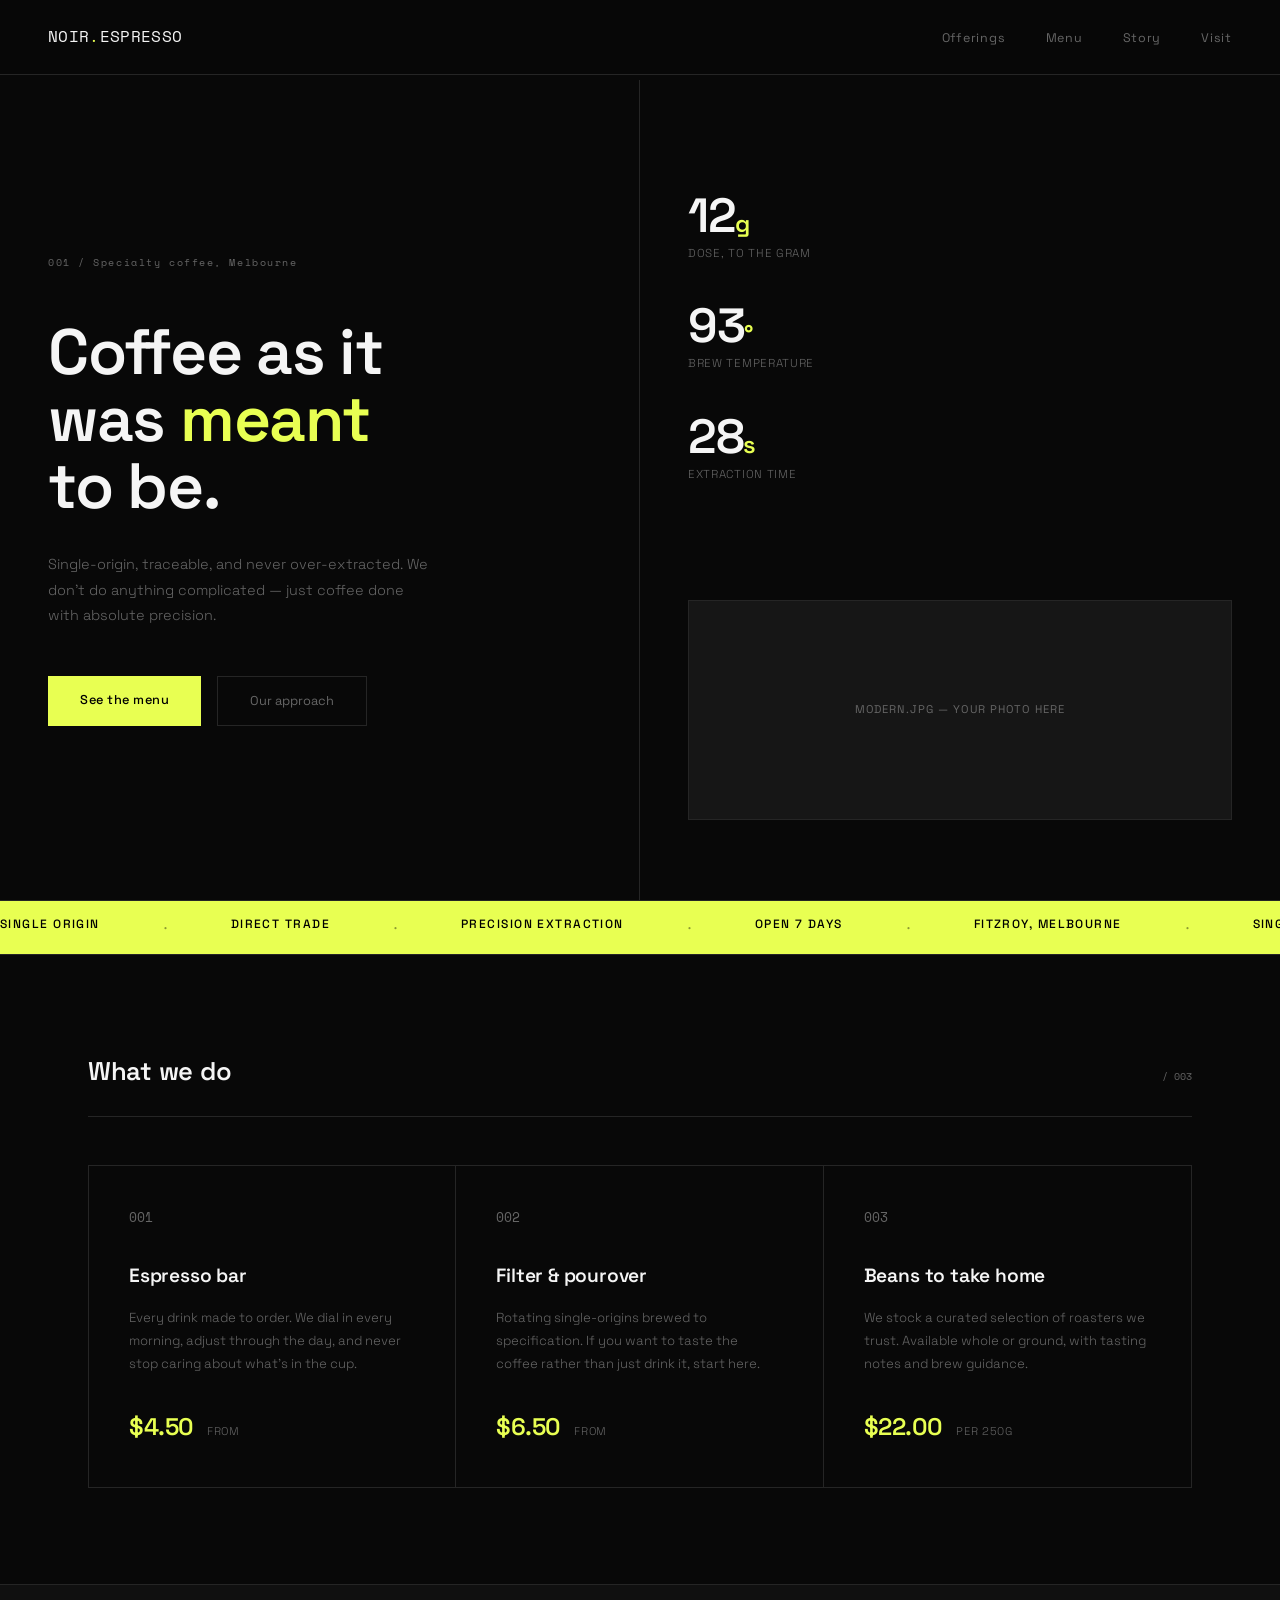
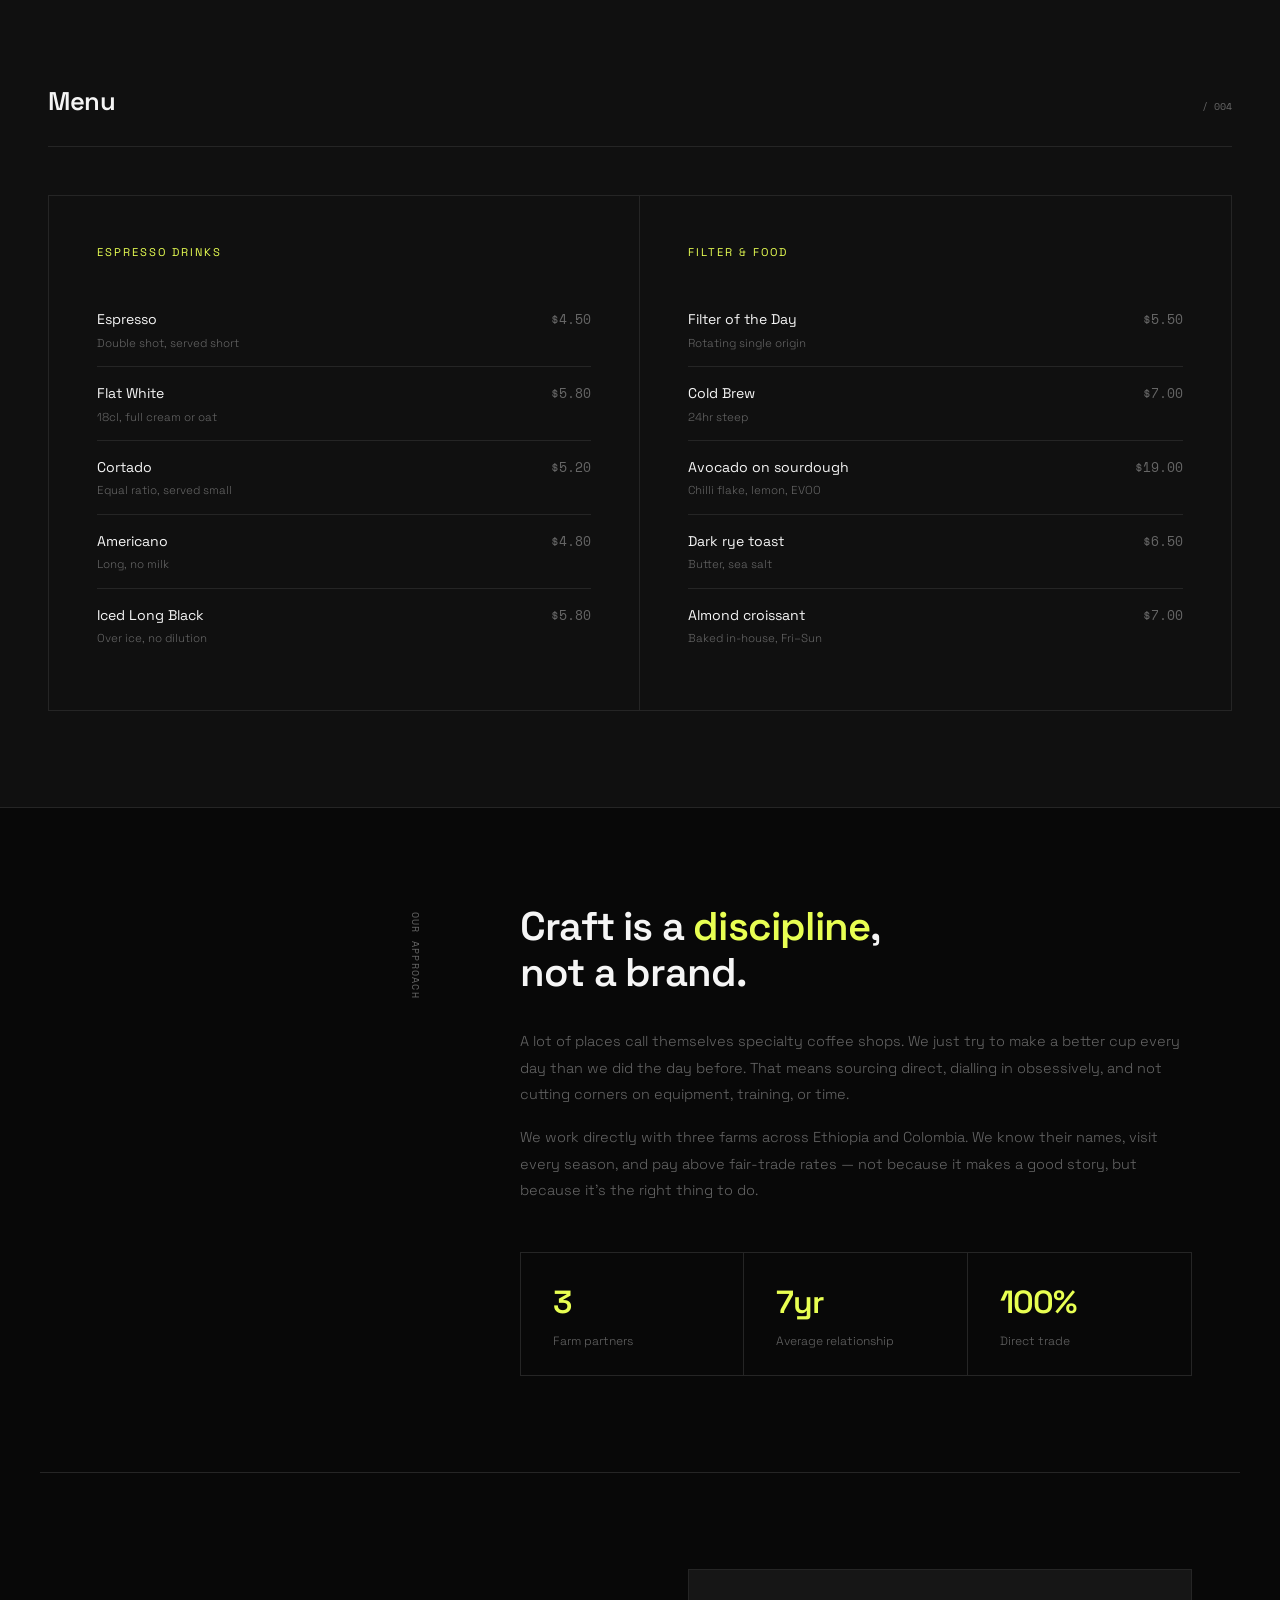
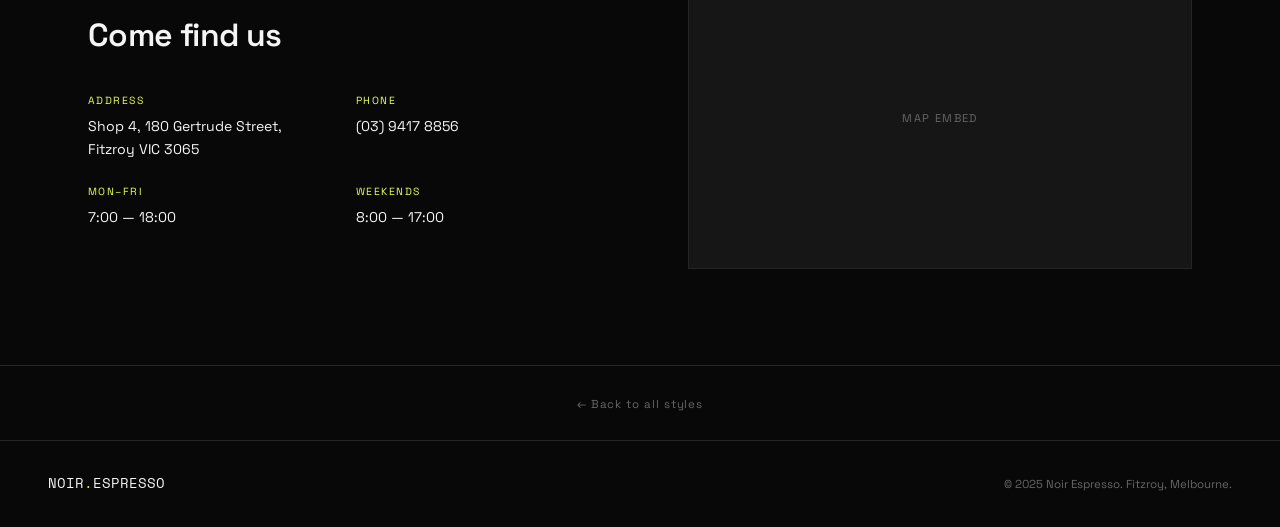
<file: modern.html>
﻿<!DOCTYPE html>
<html lang="en">
<head>
<meta charset="UTF-8">
<meta name="viewport" content="width=device-width, initial-scale=1.0">
<title>Noir Espresso — Modern Cafe Demo</title>
<link rel="preconnect" href="https://fonts.googleapis.com">
<link href="https://fonts.googleapis.com/css2?family=Space+Grotesk:wght@300;400;500;600&family=Space+Mono:wght@400&display=swap" rel="stylesheet">
<style>
  *, *::before, *::after { box-sizing: border-box; margin: 0; padding: 0; }
  :root {
    --bg: #080808;
    --surface: #101010;
    --card: #161616;
    --border: #252525;
    --white: #f5f5f5;
    --muted: #666;
    --accent: #e8ff52;
    --accent-dark: #b8cc30;
    --text: #d0d0d0;
  }
  html { scroll-behavior: smooth; }
  body {
    font-family: 'Space Grotesk', sans-serif;
    background: var(--bg);
    color: var(--text);
    line-height: 1.6;
  }

  /* NAV */
  nav {
    position: fixed; top: 0; left: 0; right: 0; z-index: 100;
    display: flex; align-items: center; justify-content: space-between;
    padding: 1.5rem 3rem;
    border-bottom: 1px solid var(--border);
    background: rgba(8,8,8,0.95);
    backdrop-filter: blur(12px);
  }
  .nav-logo {
    font-family: 'Space Mono', monospace;
    font-size: 1rem;
    font-weight: 400;
    color: var(--white);
    text-decoration: none;
    letter-spacing: 0.02em;
  }
  .nav-logo span { color: var(--accent); }
  .nav-links { display: flex; gap: 2.5rem; list-style: none; }
  .nav-links a {
    font-size: 0.78rem; font-weight: 400; letter-spacing: 0.06em;
    color: var(--muted); text-decoration: none; transition: color 0.15s;
  }
  .nav-links a:hover { color: var(--white); }
  .nav-order {
    font-size: 0.75rem; font-weight: 500; letter-spacing: 0.06em;
    background: var(--accent); color: #000;
    padding: 0.6rem 1.4rem; text-decoration: none;
    transition: background 0.15s;
  }
  .nav-order:hover { background: var(--accent-dark); }

  /* HERO */
  .hero {
    min-height: 100vh;
    display: grid;
    grid-template-columns: 1fr 1fr;
    padding-top: 5rem;
  }
  .hero-left {
    padding: 5rem 3rem 5rem 3rem;
    display: flex; flex-direction: column; justify-content: center;
    border-right: 1px solid var(--border);
  }
  .hero-counter {
    font-family: 'Space Mono', monospace;
    font-size: 0.65rem;
    color: var(--muted);
    letter-spacing: 0.15em;
    margin-bottom: 3rem;
  }
  .hero h1 {
    font-size: clamp(3rem, 5vw, 4.5rem);
    font-weight: 600;
    color: var(--white);
    line-height: 1.05;
    letter-spacing: -0.02em;
    margin-bottom: 2rem;
  }
  .hero h1 .accent-word { color: var(--accent); }
  .hero-desc {
    font-size: 0.9rem;
    font-weight: 300;
    color: var(--muted);
    line-height: 1.75;
    max-width: 380px;
    margin-bottom: 3rem;
  }
  .hero-cta-row { display: flex; gap: 1rem; flex-wrap: wrap; }
  .btn-accent {
    background: var(--accent);
    color: #000;
    padding: 0.85rem 2rem;
    font-size: 0.8rem;
    font-weight: 500;
    letter-spacing: 0.04em;
    text-decoration: none;
    transition: background 0.15s;
  }
  .btn-accent:hover { background: var(--accent-dark); }
  .btn-ghost {
    background: transparent;
    color: var(--muted);
    border: 1px solid var(--border);
    padding: 0.85rem 2rem;
    font-size: 0.8rem;
    font-weight: 400;
    text-decoration: none;
    transition: border-color 0.15s, color 0.15s;
  }
  .btn-ghost:hover { border-color: var(--muted); color: var(--white); }

  .hero-right {
    padding: 5rem 3rem;
    display: flex; flex-direction: column; justify-content: space-between;
  }
  .hero-stats { display: flex; flex-direction: column; gap: 2.5rem; margin-bottom: auto; padding-top: 2rem; }
  .stat {}
  .stat-num {
    font-size: 3rem;
    font-weight: 600;
    color: var(--white);
    letter-spacing: -0.03em;
    line-height: 1;
  }
  .stat-num span { color: var(--accent); font-size: 1.5rem; }
  .stat-label {
    font-size: 0.72rem;
    font-weight: 300;
    color: var(--muted);
    margin-top: 0.25rem;
    letter-spacing: 0.06em;
    text-transform: uppercase;
  }
  .hero-image-block {
    background: var(--card);
    border: 1px solid var(--border);
    height: 220px;
    display: flex; align-items: center; justify-content: center;
    overflow: hidden;
  }
  .hero-image-block img { width: 100%; height: 100%; object-fit: cover; }
  .img-label { font-size: 0.7rem; color: var(--muted); letter-spacing: 0.1em; text-transform: uppercase; }

  /* TICKER */
  .ticker {
    border-top: 1px solid var(--border);
    border-bottom: 1px solid var(--border);
    overflow: hidden;
    padding: 0.85rem 0;
    background: var(--accent);
  }
  .ticker-inner {
    display: flex; gap: 4rem;
    animation: scroll 20s linear infinite;
    white-space: nowrap;
    width: max-content;
  }
  @keyframes scroll { from { transform: translateX(0); } to { transform: translateX(-50%); } }
  .ticker-item {
    font-size: 0.75rem;
    font-weight: 500;
    color: #000;
    letter-spacing: 0.12em;
    text-transform: uppercase;
  }
  .ticker-dot { color: rgba(0,0,0,0.4); }

  /* SECTION */
  .section { padding: 6rem 3rem; max-width: 1200px; margin: 0 auto; }
  .section-head {
    display: flex; align-items: baseline; justify-content: space-between;
    margin-bottom: 3rem;
    border-bottom: 1px solid var(--border);
    padding-bottom: 1.5rem;
  }
  .section-head h2 {
    font-size: 1.6rem;
    font-weight: 600;
    color: var(--white);
    letter-spacing: -0.01em;
  }
  .section-num {
    font-family: 'Space Mono', monospace;
    font-size: 0.65rem;
    color: var(--muted);
  }

  /* OFFERINGS */
  .offerings-grid {
    display: grid;
    grid-template-columns: repeat(3, 1fr);
    border: 1px solid var(--border);
  }
  .offering {
    padding: 2.5rem;
    border-right: 1px solid var(--border);
    position: relative;
  }
  .offering:last-child { border-right: 0; }
  .offering-num {
    font-family: 'Space Mono', monospace;
    font-size: 0.65rem;
    color: var(--accent);
    margin-bottom: 2rem;
  }
  .offering h3 {
    font-size: 1.2rem;
    font-weight: 600;
    color: var(--white);
    margin-bottom: 1rem;
    letter-spacing: -0.01em;
  }
  .offering p {
    font-size: 0.82rem;
    color: var(--muted);
    line-height: 1.75;
    font-weight: 300;
  }
  .offering-price {
    margin-top: 2rem;
    font-size: 1.5rem;
    font-weight: 600;
    color: var(--accent);
    letter-spacing: -0.02em;
  }
  .offering-price small {
    font-size: 0.7rem;
    font-weight: 300;
    color: var(--muted);
    letter-spacing: 0.06em;
    text-transform: uppercase;
    margin-left: 0.5rem;
  }

  /* MENU FULL */
  .menu-section {
    background: var(--surface);
    border-top: 1px solid var(--border);
    border-bottom: 1px solid var(--border);
    padding: 6rem 3rem;
  }
  .menu-inner { max-width: 1200px; margin: 0 auto; }
  .menu-grid {
    display: grid;
    grid-template-columns: 1fr 1fr;
    gap: 0;
  }
  .menu-panel { padding: 3rem; border: 1px solid var(--border); }
  .menu-panel + .menu-panel { border-left: 0; }
  .menu-panel-title {
    font-size: 0.7rem;
    letter-spacing: 0.18em;
    text-transform: uppercase;
    color: var(--accent);
    margin-bottom: 2rem;
    font-weight: 400;
  }
  .m-item {
    display: flex; justify-content: space-between; align-items: baseline;
    padding: 0.9rem 0;
    border-bottom: 1px solid var(--border);
    gap: 1rem;
  }
  .m-item:last-child { border-bottom: 0; }
  .m-name { font-size: 0.88rem; font-weight: 400; color: var(--white); }
  .m-note { font-size: 0.72rem; color: var(--muted); margin-top: 0.2rem; font-weight: 300; }
  .m-price { font-family: 'Space Mono', monospace; font-size: 0.8rem; color: var(--muted); white-space: nowrap; }

  /* PHILOSOPHY */
  .philosophy {
    padding: 6rem 3rem;
    max-width: 1200px;
    margin: 0 auto;
    display: grid;
    grid-template-columns: 1fr 2fr;
    gap: 6rem;
    align-items: start;
  }
  .phil-label {
    font-family: 'Space Mono', monospace;
    font-size: 0.65rem;
    color: var(--muted);
    letter-spacing: 0.12em;
    writing-mode: vertical-rl;
    text-transform: uppercase;
    padding-top: 0.5rem;
  }
  .phil-content h2 {
    font-size: 2.5rem;
    font-weight: 600;
    color: var(--white);
    letter-spacing: -0.02em;
    line-height: 1.15;
    margin-bottom: 2rem;
  }
  .phil-content h2 em { font-style: normal; color: var(--accent); }
  .phil-content p {
    font-size: 0.9rem;
    font-weight: 300;
    color: var(--muted);
    line-height: 1.85;
    margin-bottom: 1rem;
  }
  .phil-facts {
    display: grid;
    grid-template-columns: 1fr 1fr 1fr;
    gap: 0;
    margin-top: 3rem;
    border: 1px solid var(--border);
  }
  .fact {
    padding: 1.5rem 2rem;
    border-right: 1px solid var(--border);
  }
  .fact:last-child { border-right: 0; }
  .fact-num { font-size: 2rem; font-weight: 600; color: var(--accent); letter-spacing: -0.03em; }
  .fact-desc { font-size: 0.75rem; color: var(--muted); margin-top: 0.25rem; font-weight: 300; }

  /* VISIT */
  .visit-section {
    border-top: 1px solid var(--border);
    padding: 6rem 3rem;
    max-width: 1200px;
    margin: 0 auto;
    display: grid;
    grid-template-columns: 1fr 1fr;
    gap: 6rem;
    align-items: center;
  }
  .visit-section h2 { font-size: 2rem; font-weight: 600; color: var(--white); letter-spacing: -0.02em; margin-bottom: 2rem; }
  .info-grid { display: grid; grid-template-columns: 1fr 1fr; gap: 1.5rem 2rem; }
  .info-field {}
  .field-label { font-size: 0.65rem; letter-spacing: 0.14em; text-transform: uppercase; color: var(--accent); margin-bottom: 0.35rem; }
  .field-val { font-size: 0.88rem; color: var(--white); font-weight: 400; }
  .map-box {
    background: var(--card);
    border: 1px solid var(--border);
    height: 300px;
    display: flex; align-items: center; justify-content: center;
  }
  .map-box span { font-size: 0.7rem; color: var(--muted); letter-spacing: 0.12em; text-transform: uppercase; }

  /* BACK */
  .back-bar {
    border-top: 1px solid var(--border);
    padding: 1.5rem 3rem;
    text-align: center;
  }
  .back-bar a {
    font-size: 0.72rem; color: var(--muted); text-decoration: none;
    letter-spacing: 0.08em; transition: color 0.15s;
  }
  .back-bar a:hover { color: var(--accent); }
  .back-bar a::before { content: '← '; }

  /* FOOTER */
  footer {
    border-top: 1px solid var(--border);
    padding: 2rem 3rem;
    display: flex; justify-content: space-between; align-items: center;
  }
  footer .logo { font-family: 'Space Mono', monospace; font-size: 0.85rem; color: var(--white); }
  footer .logo span { color: var(--accent); }
  footer p { font-size: 0.72rem; color: var(--muted); }

  @media (max-width: 900px) {
    .hero { grid-template-columns: 1fr; }
    .hero-left { border-right: 0; border-bottom: 1px solid var(--border); padding: 6rem 1.5rem 3rem; }
    .hero-right { padding: 3rem 1.5rem; }
    .offerings-grid { grid-template-columns: 1fr; }
    .offering { border-right: 0; border-bottom: 1px solid var(--border); }
    .menu-grid { grid-template-columns: 1fr; }
    .menu-panel + .menu-panel { border-left: 1px solid var(--border); border-top: 0; }
    .philosophy { grid-template-columns: 1fr; gap: 2rem; }
    .phil-label { writing-mode: horizontal-tb; }
    .phil-facts { grid-template-columns: 1fr; }
    .fact { border-right: 0; border-bottom: 1px solid var(--border); }
    .visit-section { grid-template-columns: 1fr; gap: 3rem; }
    nav { padding: 1rem 1.5rem; }
    .nav-links { display: none; }
    .section { padding: 4rem 1.5rem; }
    .menu-section { padding: 4rem 1.5rem; }
    footer { flex-direction: column; gap: 1rem; text-align: center; padding: 2rem 1.5rem; }
  }
</style>
</head>
<body>

<nav>
  <a href="index.html" class="nav-logo">NOIR<span>.</span>ESPRESSO</a>
  <ul class="nav-links">
    <li><a href="#offerings">Offerings</a></li>
    <li><a href="#menu">Menu</a></li>
    <li><a href="#story">Story</a></li>
    <li><a href="#visit">Visit</a></li>
  </ul>
  
</nav>

<section class="hero">
  <div class="hero-left">
    <p class="hero-counter">001 / Specialty coffee, Melbourne</p>
    <h1>Coffee as it<br>was <span class="accent-word">meant</span><br>to be.</h1>
    <p class="hero-desc">Single-origin, traceable, and never over-extracted. We don't do anything complicated — just coffee done with absolute precision.</p>
    <div class="hero-cta-row">
      <a href="#menu" class="btn-accent">See the menu</a>
      <a href="#story" class="btn-ghost">Our approach</a>
    </div>
  </div>
  <div class="hero-right">
    <div class="hero-stats">
      <div class="stat">
        <div class="stat-num">12<span>g</span></div>
        <div class="stat-label">Dose, to the gram</div>
      </div>
      <div class="stat">
        <div class="stat-num">93<span>°</span></div>
        <div class="stat-label">Brew temperature</div>
      </div>
      <div class="stat">
        <div class="stat-num">28<span>s</span></div>
        <div class="stat-label">Extraction time</div>
      </div>
    </div>
    <div class="hero-image-block">
      <span class="img-label">modern.jpg — your photo here</span>
    </div>
  </div>
</section>

<div class="ticker">
  <div class="ticker-inner">
    <span class="ticker-item">Single origin</span><span class="ticker-dot"> · </span>
    <span class="ticker-item">Direct trade</span><span class="ticker-dot"> · </span>
    <span class="ticker-item">Precision extraction</span><span class="ticker-dot"> · </span>
    <span class="ticker-item">Open 7 days</span><span class="ticker-dot"> · </span>
    <span class="ticker-item">Fitzroy, Melbourne</span><span class="ticker-dot"> · </span>
    <span class="ticker-item">Single origin</span><span class="ticker-dot"> · </span>
    <span class="ticker-item">Direct trade</span><span class="ticker-dot"> · </span>
    <span class="ticker-item">Precision extraction</span><span class="ticker-dot"> · </span>
    <span class="ticker-item">Open 7 days</span><span class="ticker-dot"> · </span>
    <span class="ticker-item">Fitzroy, Melbourne</span><span class="ticker-dot"> · </span>
  </div>
</div>

<div class="section" id="offerings">
  <div class="section-head">
    <h2>What we do</h2>
    <span class="section-num">/ 003</span>
  </div>
  <div class="offerings-grid">
    <div class="offering">
      <p class="offering-num">001</p>
      <h3>Espresso bar</h3>
      <p>Every drink made to order. We dial in every morning, adjust through the day, and never stop caring about what's in the cup.</p>
      <div class="offering-price">$4.50 <small>from</small></div>
    </div>
    <div class="offering">
      <p class="offering-num">002</p>
      <h3>Filter &amp; pourover</h3>
      <p>Rotating single-origins brewed to specification. If you want to taste the coffee rather than just drink it, start here.</p>
      <div class="offering-price">$6.50 <small>from</small></div>
    </div>
    <div class="offering">
      <p class="offering-num">003</p>
      <h3>Beans to take home</h3>
      <p>We stock a curated selection of roasters we trust. Available whole or ground, with tasting notes and brew guidance.</p>
      <div class="offering-price">$22.00 <small>per 250g</small></div>
    </div>
  </div>
</div>

<section class="menu-section" id="menu">
  <div class="menu-inner">
    <div class="section-head">
      <h2>Menu</h2>
      <span class="section-num">/ 004</span>
    </div>
    <div class="menu-grid">
      <div class="menu-panel">
        <p class="menu-panel-title">Espresso drinks</p>
        <div class="m-item">
          <div><div class="m-name">Espresso</div><div class="m-note">Double shot, served short</div></div>
          <div class="m-price">$4.50</div>
        </div>
        <div class="m-item">
          <div><div class="m-name">Flat White</div><div class="m-note">18cl, full cream or oat</div></div>
          <div class="m-price">$5.80</div>
        </div>
        <div class="m-item">
          <div><div class="m-name">Cortado</div><div class="m-note">Equal ratio, served small</div></div>
          <div class="m-price">$5.20</div>
        </div>
        <div class="m-item">
          <div><div class="m-name">Americano</div><div class="m-note">Long, no milk</div></div>
          <div class="m-price">$4.80</div>
        </div>
        <div class="m-item">
          <div><div class="m-name">Iced Long Black</div><div class="m-note">Over ice, no dilution</div></div>
          <div class="m-price">$5.80</div>
        </div>
      </div>
      <div class="menu-panel">
        <p class="menu-panel-title">Filter &amp; food</p>
        <div class="m-item">
          <div><div class="m-name">Filter of the Day</div><div class="m-note">Rotating single origin</div></div>
          <div class="m-price">$5.50</div>
        </div>
        <div class="m-item">
          <div><div class="m-name">Cold Brew</div><div class="m-note">24hr steep</div></div>
          <div class="m-price">$7.00</div>
        </div>
        <div class="m-item">
          <div><div class="m-name">Avocado on sourdough</div><div class="m-note">Chilli flake, lemon, EVOO</div></div>
          <div class="m-price">$19.00</div>
        </div>
        <div class="m-item">
          <div><div class="m-name">Dark rye toast</div><div class="m-note">Butter, sea salt</div></div>
          <div class="m-price">$6.50</div>
        </div>
        <div class="m-item">
          <div><div class="m-name">Almond croissant</div><div class="m-note">Baked in-house, Fri–Sun</div></div>
          <div class="m-price">$7.00</div>
        </div>
      </div>
    </div>
  </div>
</section>

<section class="philosophy section" id="story">
  <div class="phil-label">Our approach</div>
  <div class="phil-content">
    <h2>Craft is a <em>discipline</em>,<br>not a brand.</h2>
    <p>A lot of places call themselves specialty coffee shops. We just try to make a better cup every day than we did the day before. That means sourcing direct, dialling in obsessively, and not cutting corners on equipment, training, or time.</p>
    <p>We work directly with three farms across Ethiopia and Colombia. We know their names, visit every season, and pay above fair-trade rates — not because it makes a good story, but because it's the right thing to do.</p>
    <div class="phil-facts">
      <div class="fact">
        <div class="fact-num">3</div>
        <div class="fact-desc">Farm partners</div>
      </div>
      <div class="fact">
        <div class="fact-num">7yr</div>
        <div class="fact-desc">Average relationship</div>
      </div>
      <div class="fact">
        <div class="fact-num">100%</div>
        <div class="fact-desc">Direct trade</div>
      </div>
    </div>
  </div>
</section>

<section class="visit-section section" id="visit">
  <div>
    <h2>Come find us</h2>
    <div class="info-grid">
      <div class="info-field">
        <div class="field-label">Address</div>
        <div class="field-val">Shop 4, 180 Gertrude Street, Fitzroy VIC 3065</div>
      </div>
      <div class="info-field">
        <div class="field-label">Phone</div>
        <div class="field-val">(03) 9417 8856</div>
      </div>
      <div class="info-field">
        <div class="field-label">Mon–Fri</div>
        <div class="field-val">7:00 — 18:00</div>
      </div>
      <div class="info-field">
        <div class="field-label">Weekends</div>
        <div class="field-val">8:00 — 17:00</div>
      </div>
    </div>
  </div>
  <div class="map-box"><span>Map embed</span></div>
</section>

<div class="back-bar">
  <a href="index.html">Back to all styles</a>
</div>

<footer>
  <div class="logo">NOIR<span>.</span>ESPRESSO</div>
  <p>© 2025 Noir Espresso. Fitzroy, Melbourne.</p>
</footer>

</body>
</html>
</file>
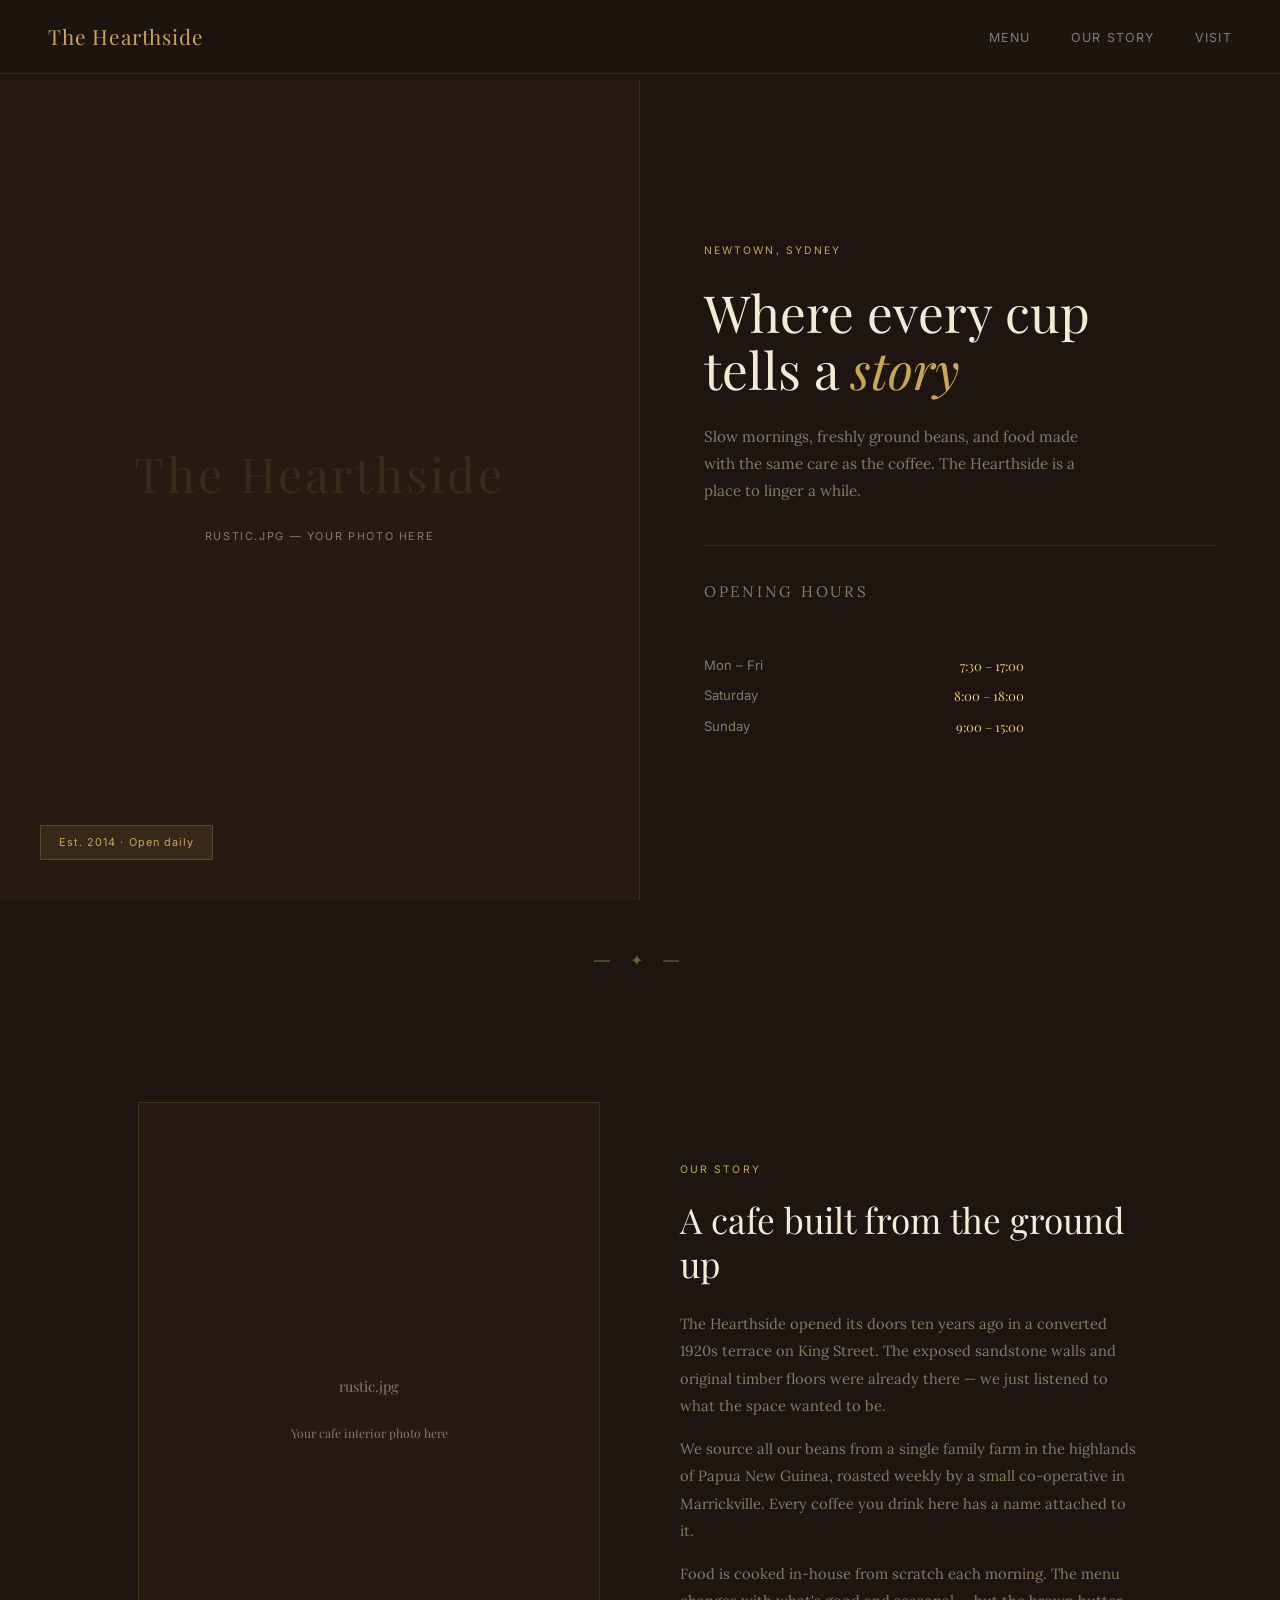
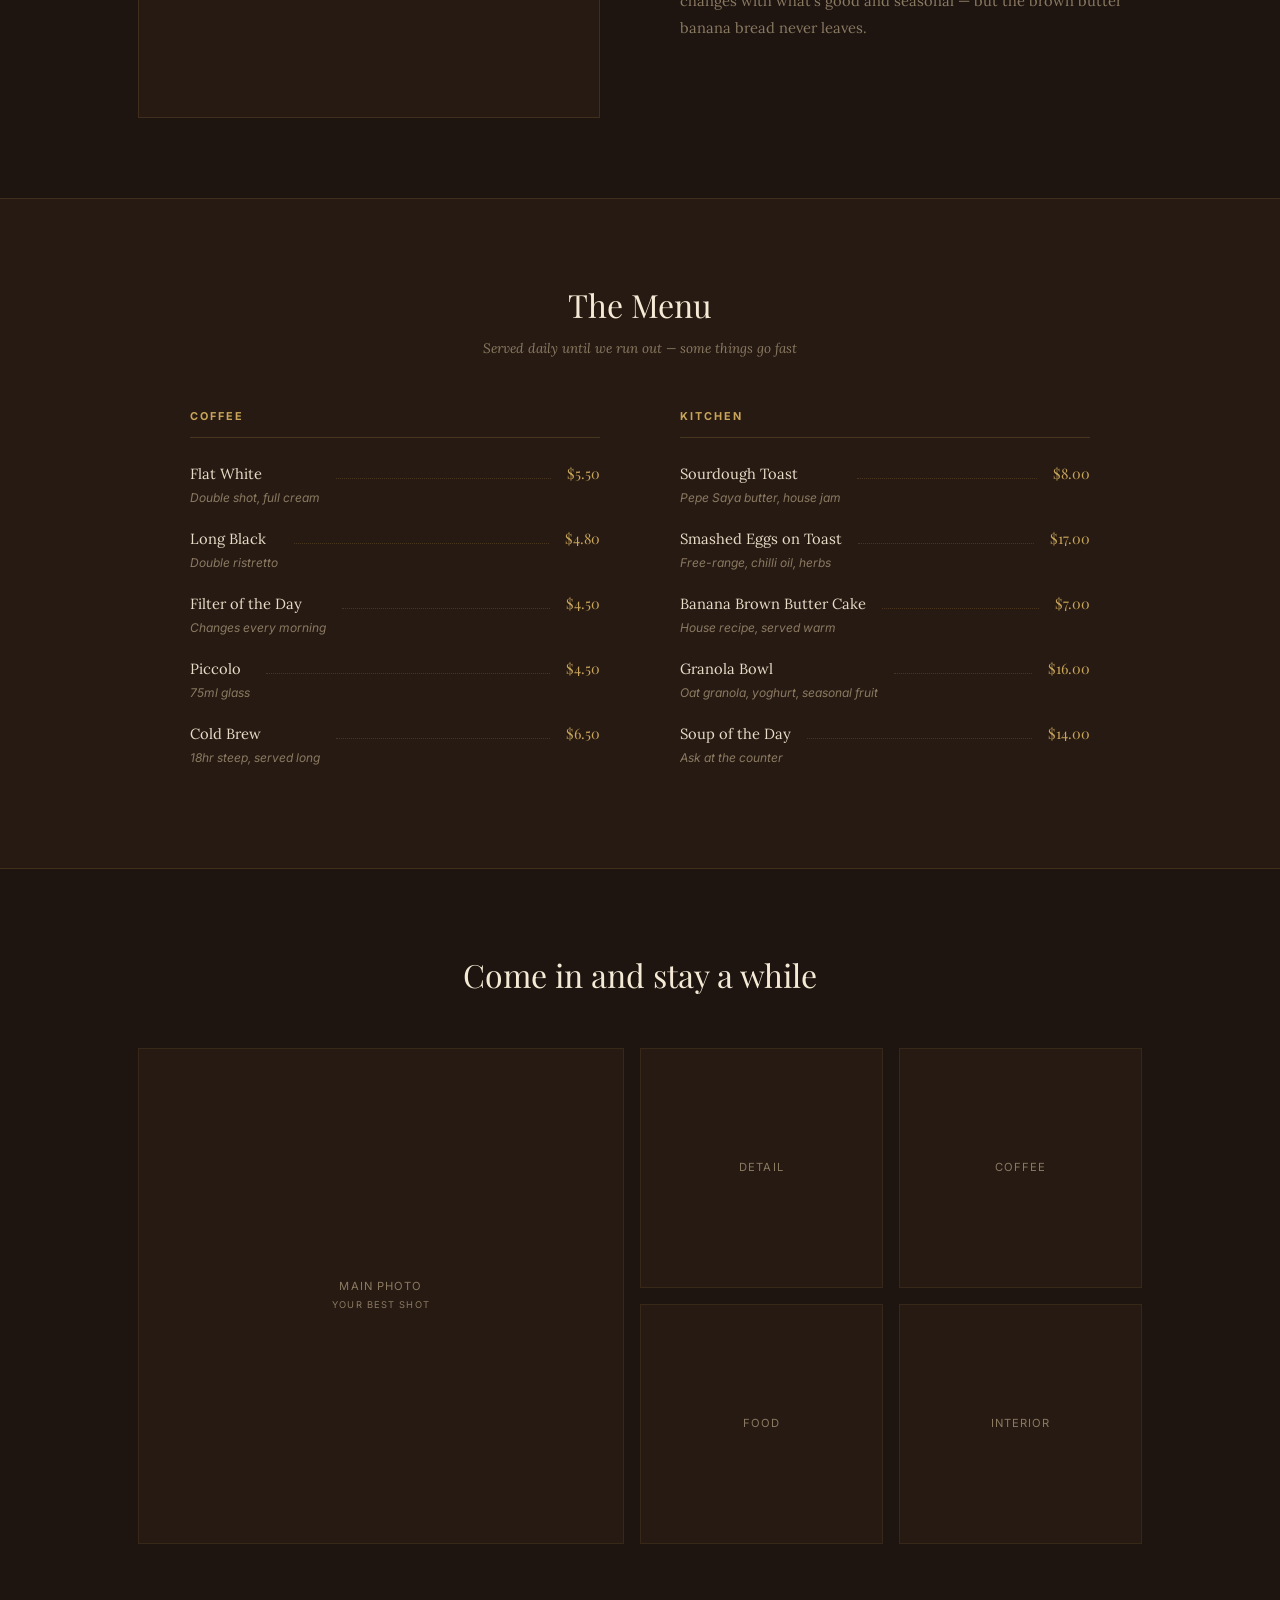
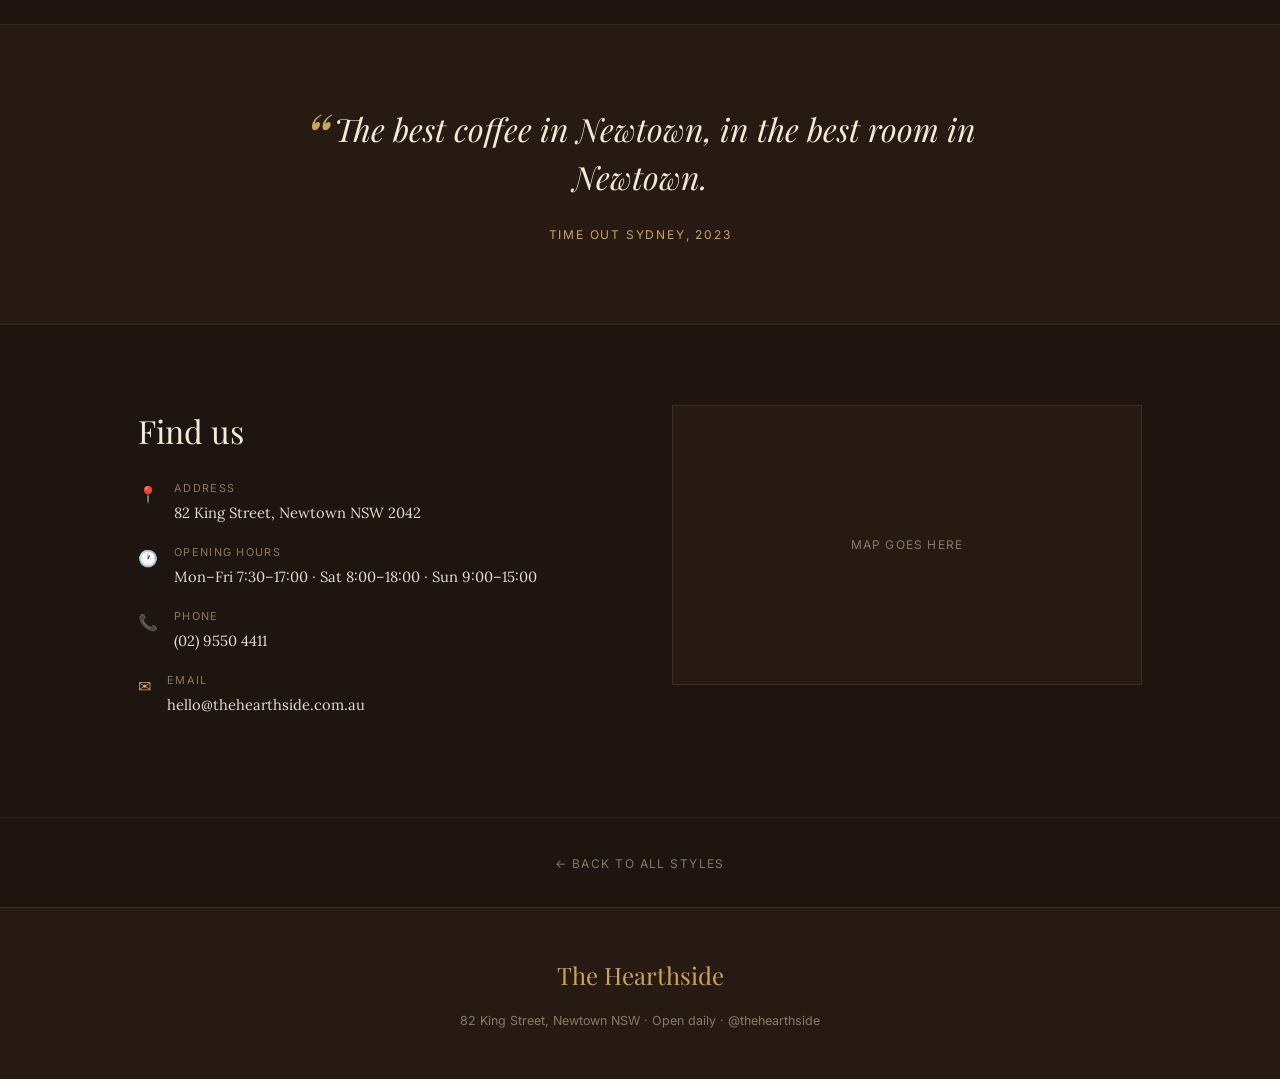
<file: rustic.html>
﻿<!DOCTYPE html>
<html lang="en">
<head>
<meta charset="UTF-8">
<meta name="viewport" content="width=device-width, initial-scale=1.0">
<title>The Hearthside — Rustic Cafe Demo</title>
<link rel="preconnect" href="https://fonts.googleapis.com">
<link href="https://fonts.googleapis.com/css2?family=Playfair+Display:ital,wght@0,400;0,600;1,400;1,500&family=Lora:ital,wght@0,400;1,400&family=Inter:wght@300;400;500&display=swap" rel="stylesheet">
<style>
  *, *::before, *::after { box-sizing: border-box; margin: 0; padding: 0; }
  :root {
    --bg: #1e1410;
    --surface: #271a12;
    --card: #2e2018;
    --gold: #c8a55a;
    --gold-light: #e8c97c;
    --text: #e8dcc8;
    --muted: #8a7a62;
    --cream: #f4ead6;
  }
  html { scroll-behavior: smooth; }
  body { font-family: 'Inter', sans-serif; background: var(--bg); color: var(--text); line-height: 1.6; }

  /* NAV */
  nav {
    position: fixed; top: 0; left: 0; right: 0; z-index: 100;
    display: flex; align-items: center; justify-content: space-between;
    padding: 1.25rem 3rem;
    background: rgba(30,20,16,0.9);
    backdrop-filter: blur(10px);
    border-bottom: 1px solid rgba(200,165,90,0.15);
  }
  .nav-logo { font-family: 'Playfair Display', serif; font-size: 1.3rem; font-weight: 400; color: var(--gold); letter-spacing: 0.04em; text-decoration: none; }
  .nav-links { display: flex; gap: 2.5rem; list-style: none; }
  .nav-links a { font-size: 0.78rem; letter-spacing: 0.1em; text-transform: uppercase; color: var(--muted); text-decoration: none; transition: color 0.2s; }
  .nav-links a:hover { color: var(--gold); }

  /* HERO — split layout */
  .hero {
    display: grid;
    grid-template-columns: 1fr 1fr;
    min-height: 100vh;
    padding-top: 5rem;
  }
  .hero-left {
    background: var(--surface);
    border-right: 1px solid rgba(200,165,90,0.15);
    display: flex; align-items: center; justify-content: center;
    overflow: hidden; position: relative;
  }
  .hero-left-ph {
    display: flex; flex-direction: column; align-items: center; justify-content: center;
    gap: 1rem; padding: 3rem; text-align: center; width: 100%;
  }
  .hero-ph-name {
    font-family: 'Playfair Display', serif;
    font-size: 3rem; font-weight: 400;
    color: rgba(200,165,90,0.12);
    letter-spacing: 0.06em;
  }
  .hero-ph-label { font-size: 0.68rem; color: var(--muted); letter-spacing: 0.15em; text-transform: uppercase; }
  .hero-badge {
    position: absolute; bottom: 2.5rem; left: 2.5rem;
    background: rgba(200,165,90,0.1);
    border: 1px solid rgba(200,165,90,0.25);
    padding: 0.5rem 1.1rem;
    font-size: 0.68rem; color: var(--gold); letter-spacing: 0.1em;
  }

  .hero-right {
    display: flex; flex-direction: column; justify-content: center;
    padding: 5rem 4rem;
  }
  .hero-tag {
    font-size: 0.65rem; letter-spacing: 0.2em; text-transform: uppercase;
    color: var(--gold); margin-bottom: 1.5rem; display: block;
  }
  .hero-right h1 {
    font-family: 'Playfair Display', serif;
    font-size: clamp(2.5rem, 4vw, 3.8rem);
    font-weight: 400; line-height: 1.12; color: var(--cream); margin-bottom: 1.5rem;
  }
  .hero-right h1 em { font-style: italic; color: var(--gold); }
  .hero-right p {
    font-family: 'Lora', serif; font-size: 0.95rem;
    color: var(--muted); max-width: 400px; line-height: 1.8; margin-bottom: 2.5rem;
  }
  .hero-hours {
    display: flex; flex-direction: column; gap: 0.6rem;
    border-top: 1px solid rgba(200,165,90,0.15);
    padding-top: 2rem;
  }
  .hours-label { font-size: 0.62rem; letter-spacing: 0.18em; text-transform: uppercase; color: var(--gold); margin-bottom: 0.5rem; }
  .hour-row { display: flex; justify-content: space-between; max-width: 320px; }
  .hour-day { font-size: 0.82rem; color: var(--muted); }
  .hour-time { font-size: 0.82rem; color: var(--gold-light); font-family: 'Playfair Display', serif; }

  /* ORNAMENT */
  .ornament { text-align: center; color: var(--gold); font-size: 1rem; margin: 3rem 0; letter-spacing: 0.5rem; opacity: 0.5; }

  /* ABOUT */
  .about {
    padding: 5rem 3rem;
    max-width: 1100px; margin: 0 auto;
    display: grid; grid-template-columns: 1fr 1fr; gap: 5rem; align-items: center;
  }
  .about-img {
    aspect-ratio: 3/4;
    background: var(--surface);
    border: 1px solid rgba(200,165,90,0.15);
    display: flex; align-items: center; justify-content: center; overflow: hidden;
  }
  .about-img img { width: 100%; height: 100%; object-fit: cover; }
  .about-placeholder { font-family: 'Playfair Display', serif; font-size: 0.9rem; color: var(--muted); text-align: center; padding: 2rem; }
  .section-tag { font-size: 0.65rem; letter-spacing: 0.2em; text-transform: uppercase; color: var(--gold); margin-bottom: 1.25rem; display: block; }
  .about-text h2 { font-family: 'Playfair Display', serif; font-size: 2.2rem; font-weight: 400; color: var(--cream); line-height: 1.25; margin-bottom: 1.5rem; }
  .about-text p { font-family: 'Lora', serif; font-size: 0.92rem; color: var(--muted); line-height: 1.85; margin-bottom: 1rem; }

  /* MENU */
  .menu-strip { background: var(--surface); border-top: 1px solid rgba(200,165,90,0.15); border-bottom: 1px solid rgba(200,165,90,0.15); padding: 5rem 3rem; }
  .menu-inner { max-width: 900px; margin: 0 auto; }
  .menu-inner h2 { font-family: 'Playfair Display', serif; font-size: 2rem; font-weight: 400; color: var(--cream); text-align: center; margin-bottom: 0.5rem; }
  .menu-sub { text-align: center; font-size: 0.85rem; color: var(--muted); font-style: italic; font-family: 'Lora', serif; margin-bottom: 3rem; }
  .menu-cols { display: grid; grid-template-columns: 1fr 1fr; gap: 3rem 5rem; }
  .menu-col h3 { font-size: 0.68rem; letter-spacing: 0.18em; text-transform: uppercase; color: var(--gold); border-bottom: 1px solid rgba(200,165,90,0.2); padding-bottom: 0.75rem; margin-bottom: 1.5rem; }
  .menu-item { display: flex; justify-content: space-between; align-items: baseline; margin-bottom: 1.25rem; gap: 1rem; }
  .menu-name { font-family: 'Lora', serif; font-size: 0.92rem; color: var(--text); }
  .menu-dots { flex: 1; border-bottom: 1px dotted rgba(200,165,90,0.2); margin-bottom: 3px; }
  .menu-price { font-family: 'Playfair Display', serif; font-size: 0.9rem; color: var(--gold); white-space: nowrap; }
  .menu-desc { font-size: 0.75rem; color: var(--muted); margin-top: 0.15rem; font-style: italic; }

  /* GALLERY */
  .gallery { padding: 5rem 3rem; max-width: 1100px; margin: 0 auto; }
  .gallery h2 { font-family: 'Playfair Display', serif; font-size: 2rem; font-weight: 400; color: var(--cream); text-align: center; margin-bottom: 3rem; }
  .gallery-grid { display: grid; grid-template-columns: 2fr 1fr 1fr; grid-template-rows: 240px 240px; gap: 1rem; }
  .gal-item { background: var(--surface); border: 1px solid rgba(200,165,90,0.1); display: flex; align-items: center; justify-content: center; overflow: hidden; }
  .gal-item img { width: 100%; height: 100%; object-fit: cover; }
  .gal-item:first-child { grid-row: 1 / 3; }
  .gal-placeholder { font-size: 0.7rem; color: var(--muted); letter-spacing: 0.1em; text-transform: uppercase; text-align: center; }

  /* QUOTE */
  .quote-section { background: var(--surface); border-top: 1px solid rgba(200,165,90,0.1); border-bottom: 1px solid rgba(200,165,90,0.1); padding: 5rem 3rem; text-align: center; }
  blockquote { font-family: 'Playfair Display', serif; font-size: clamp(1.4rem, 3vw, 2rem); font-style: italic; font-weight: 400; color: var(--cream); max-width: 700px; margin: 0 auto; line-height: 1.5; }
  blockquote::before { content: '\201C'; color: var(--gold); font-size: 4rem; line-height: 0; vertical-align: -1.2rem; margin-right: 0.25rem; }
  cite { display: block; font-size: 0.75rem; letter-spacing: 0.15em; text-transform: uppercase; color: var(--gold); font-style: normal; margin-top: 1.5rem; }

  /* VISIT */
  .visit { padding: 5rem 3rem; max-width: 1100px; margin: 0 auto; display: grid; grid-template-columns: 1fr 1fr; gap: 4rem; align-items: start; }
  .visit h2 { font-family: 'Playfair Display', serif; font-size: 2rem; font-weight: 400; color: var(--cream); margin-bottom: 1.5rem; }
  .info-row { display: flex; gap: 1rem; margin-bottom: 1.25rem; align-items: flex-start; }
  .info-icon { color: var(--gold); font-size: 1rem; margin-top: 0.1rem; flex-shrink: 0; }
  .info-label { font-size: 0.68rem; letter-spacing: 0.12em; text-transform: uppercase; color: var(--muted); margin-bottom: 0.2rem; }
  .info-val { font-size: 0.92rem; color: var(--text); font-family: 'Lora', serif; }
  .map-placeholder { background: var(--surface); border: 1px solid rgba(200,165,90,0.15); height: 280px; display: flex; align-items: center; justify-content: center; }
  .map-placeholder span { font-size: 0.75rem; color: var(--muted); letter-spacing: 0.1em; text-transform: uppercase; }

  /* BACK */
  .back-bar { text-align: center; padding: 2rem; border-top: 1px solid rgba(200,165,90,0.1); }
  .back-bar a { font-size: 0.75rem; letter-spacing: 0.12em; text-transform: uppercase; color: var(--muted); text-decoration: none; transition: color 0.2s; }
  .back-bar a:hover { color: var(--gold); }
  .back-bar a::before { content: '← '; }

  /* FOOTER */
  footer { background: var(--surface); border-top: 1px solid rgba(200,165,90,0.15); padding: 3rem; text-align: center; }
  footer .logo { font-family: 'Playfair Display', serif; font-size: 1.5rem; color: var(--gold); margin-bottom: 1rem; }
  footer p { font-size: 0.78rem; color: var(--muted); }

  @media (max-width: 768px) {
    nav { padding: 1rem 1.5rem; }
    .nav-links { display: none; }
    .hero { grid-template-columns: 1fr; min-height: auto; }
    .hero-left { min-height: 280px; }
    .hero-right { padding: 3rem 1.5rem; }
    .about { grid-template-columns: 1fr; gap: 2rem; padding: 4rem 1.5rem; }
    .menu-strip { padding: 4rem 1.5rem; }
    .menu-cols { grid-template-columns: 1fr; gap: 2rem; }
    .gallery { padding: 4rem 1.5rem; }
    .gallery-grid { grid-template-columns: 1fr 1fr; grid-template-rows: auto; }
    .gal-item:first-child { grid-row: auto; }
    .visit { grid-template-columns: 1fr; gap: 2rem; padding: 4rem 1.5rem; }
  }
</style>
</head>
<body>

<nav>
  <a href="index.html" class="nav-logo">The Hearthside</a>
  <ul class="nav-links">
    <li><a href="#menu">Menu</a></li>
    <li><a href="#about">Our Story</a></li>
    <li><a href="#visit">Visit</a></li>
  </ul>
</nav>

<section class="hero">
  <div class="hero-left">
    <div class="hero-left-ph">
      <div class="hero-ph-name">The Hearthside</div>
      <div class="hero-ph-label">rustic.jpg — your photo here</div>
    </div>
    <div class="hero-badge">Est. 2014 · Open daily</div>
  </div>
  <div class="hero-right">
    <span class="hero-tag">Newtown, Sydney</span>
    <h1>Where every cup<br>tells a <em>story</em></h1>
    <p>Slow mornings, freshly ground beans, and food made with the same care as the coffee. The Hearthside is a place to linger a while.</p>
    <div class="hero-hours">
      <p class="hours-label">Opening hours</p>
      <div class="hour-row"><span class="hour-day">Mon – Fri</span><span class="hour-time">7:30 – 17:00</span></div>
      <div class="hour-row"><span class="hour-day">Saturday</span><span class="hour-time">8:00 – 18:00</span></div>
      <div class="hour-row"><span class="hour-day">Sunday</span><span class="hour-time">9:00 – 15:00</span></div>
    </div>
  </div>
</section>

<div class="ornament">— ✦ —</div>

<section class="about" id="about">
  <div class="about-img">
    <div class="about-placeholder">rustic.jpg<br><br><small>Your cafe interior photo here</small></div>
  </div>
  <div class="about-text">
    <span class="section-tag">Our story</span>
    <h2>A cafe built from the ground up</h2>
    <p>The Hearthside opened its doors ten years ago in a converted 1920s terrace on King Street. The exposed sandstone walls and original timber floors were already there — we just listened to what the space wanted to be.</p>
    <p>We source all our beans from a single family farm in the highlands of Papua New Guinea, roasted weekly by a small co-operative in Marrickville. Every coffee you drink here has a name attached to it.</p>
    <p>Food is cooked in-house from scratch each morning. The menu changes with what's good and seasonal — but the brown butter banana bread never leaves.</p>
  </div>
</section>

<section class="menu-strip" id="menu">
  <div class="menu-inner">
    <h2>The Menu</h2>
    <p class="menu-sub">Served daily until we run out — some things go fast</p>
    <div class="menu-cols">
      <div class="menu-col">
        <h3>Coffee</h3>
        <div class="menu-item">
          <div><div class="menu-name">Flat White</div><div class="menu-desc">Double shot, full cream</div></div>
          <div class="menu-dots"></div>
          <div class="menu-price">$5.50</div>
        </div>
        <div class="menu-item">
          <div><div class="menu-name">Long Black</div><div class="menu-desc">Double ristretto</div></div>
          <div class="menu-dots"></div>
          <div class="menu-price">$4.80</div>
        </div>
        <div class="menu-item">
          <div><div class="menu-name">Filter of the Day</div><div class="menu-desc">Changes every morning</div></div>
          <div class="menu-dots"></div>
          <div class="menu-price">$4.50</div>
        </div>
        <div class="menu-item">
          <div><div class="menu-name">Piccolo</div><div class="menu-desc">75ml glass</div></div>
          <div class="menu-dots"></div>
          <div class="menu-price">$4.50</div>
        </div>
        <div class="menu-item">
          <div><div class="menu-name">Cold Brew</div><div class="menu-desc">18hr steep, served long</div></div>
          <div class="menu-dots"></div>
          <div class="menu-price">$6.50</div>
        </div>
      </div>
      <div class="menu-col">
        <h3>Kitchen</h3>
        <div class="menu-item">
          <div><div class="menu-name">Sourdough Toast</div><div class="menu-desc">Pepe Saya butter, house jam</div></div>
          <div class="menu-dots"></div>
          <div class="menu-price">$8.00</div>
        </div>
        <div class="menu-item">
          <div><div class="menu-name">Smashed Eggs on Toast</div><div class="menu-desc">Free-range, chilli oil, herbs</div></div>
          <div class="menu-dots"></div>
          <div class="menu-price">$17.00</div>
        </div>
        <div class="menu-item">
          <div><div class="menu-name">Banana Brown Butter Cake</div><div class="menu-desc">House recipe, served warm</div></div>
          <div class="menu-dots"></div>
          <div class="menu-price">$7.00</div>
        </div>
        <div class="menu-item">
          <div><div class="menu-name">Granola Bowl</div><div class="menu-desc">Oat granola, yoghurt, seasonal fruit</div></div>
          <div class="menu-dots"></div>
          <div class="menu-price">$16.00</div>
        </div>
        <div class="menu-item">
          <div><div class="menu-name">Soup of the Day</div><div class="menu-desc">Ask at the counter</div></div>
          <div class="menu-dots"></div>
          <div class="menu-price">$14.00</div>
        </div>
      </div>
    </div>
  </div>
</section>

<section class="gallery">
  <h2>Come in and stay a while</h2>
  <div class="gallery-grid">
    <div class="gal-item"><div class="gal-placeholder">Main photo<br><small>Your best shot</small></div></div>
    <div class="gal-item"><div class="gal-placeholder">Detail</div></div>
    <div class="gal-item"><div class="gal-placeholder">Coffee</div></div>
    <div class="gal-item"><div class="gal-placeholder">Food</div></div>
    <div class="gal-item"><div class="gal-placeholder">Interior</div></div>
  </div>
</section>

<section class="quote-section">
  <blockquote>The best coffee in Newtown, in the best room in Newtown.</blockquote>
  <cite>Time Out Sydney, 2023</cite>
</section>

<section class="visit" id="visit">
  <div>
    <h2>Find us</h2>
    <div class="info-row">
      <span class="info-icon">📍</span>
      <div class="info-content">
        <div class="info-label">Address</div>
        <div class="info-val">82 King Street, Newtown NSW 2042</div>
      </div>
    </div>
    <div class="info-row">
      <span class="info-icon">🕐</span>
      <div class="info-content">
        <div class="info-label">Opening hours</div>
        <div class="info-val">Mon–Fri 7:30–17:00 · Sat 8:00–18:00 · Sun 9:00–15:00</div>
      </div>
    </div>
    <div class="info-row">
      <span class="info-icon">📞</span>
      <div class="info-content">
        <div class="info-label">Phone</div>
        <div class="info-val">(02) 9550 4411</div>
      </div>
    </div>
    <div class="info-row">
      <span class="info-icon">✉</span>
      <div class="info-content">
        <div class="info-label">Email</div>
        <div class="info-val">hello@thehearthside.com.au</div>
      </div>
    </div>
  </div>
  <div>
    <div class="map-placeholder"><span>Map goes here</span></div>
  </div>
</section>

<div class="back-bar">
  <a href="index.html">Back to all styles</a>
</div>

<footer>
  <div class="logo">The Hearthside</div>
  <p>82 King Street, Newtown NSW · Open daily · @thehearthside</p>
</footer>

</body>
</html>
</file>
